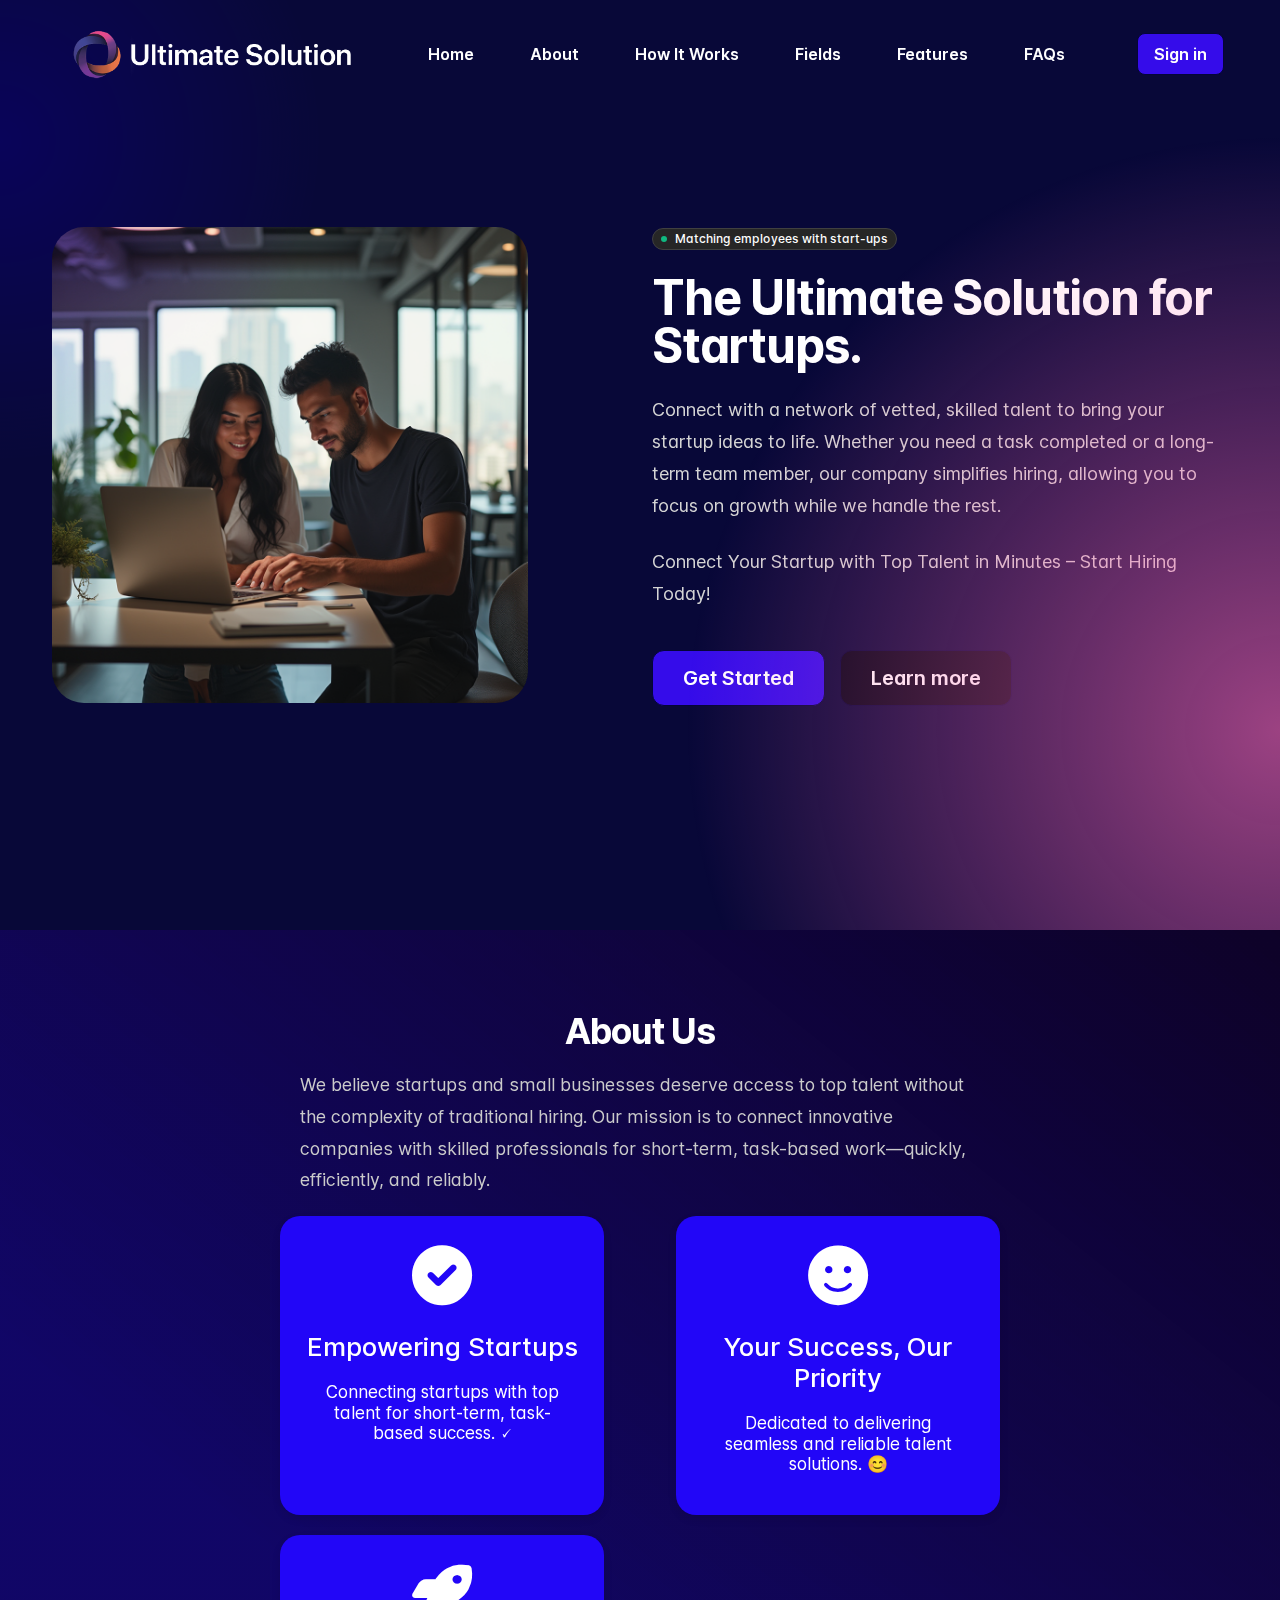
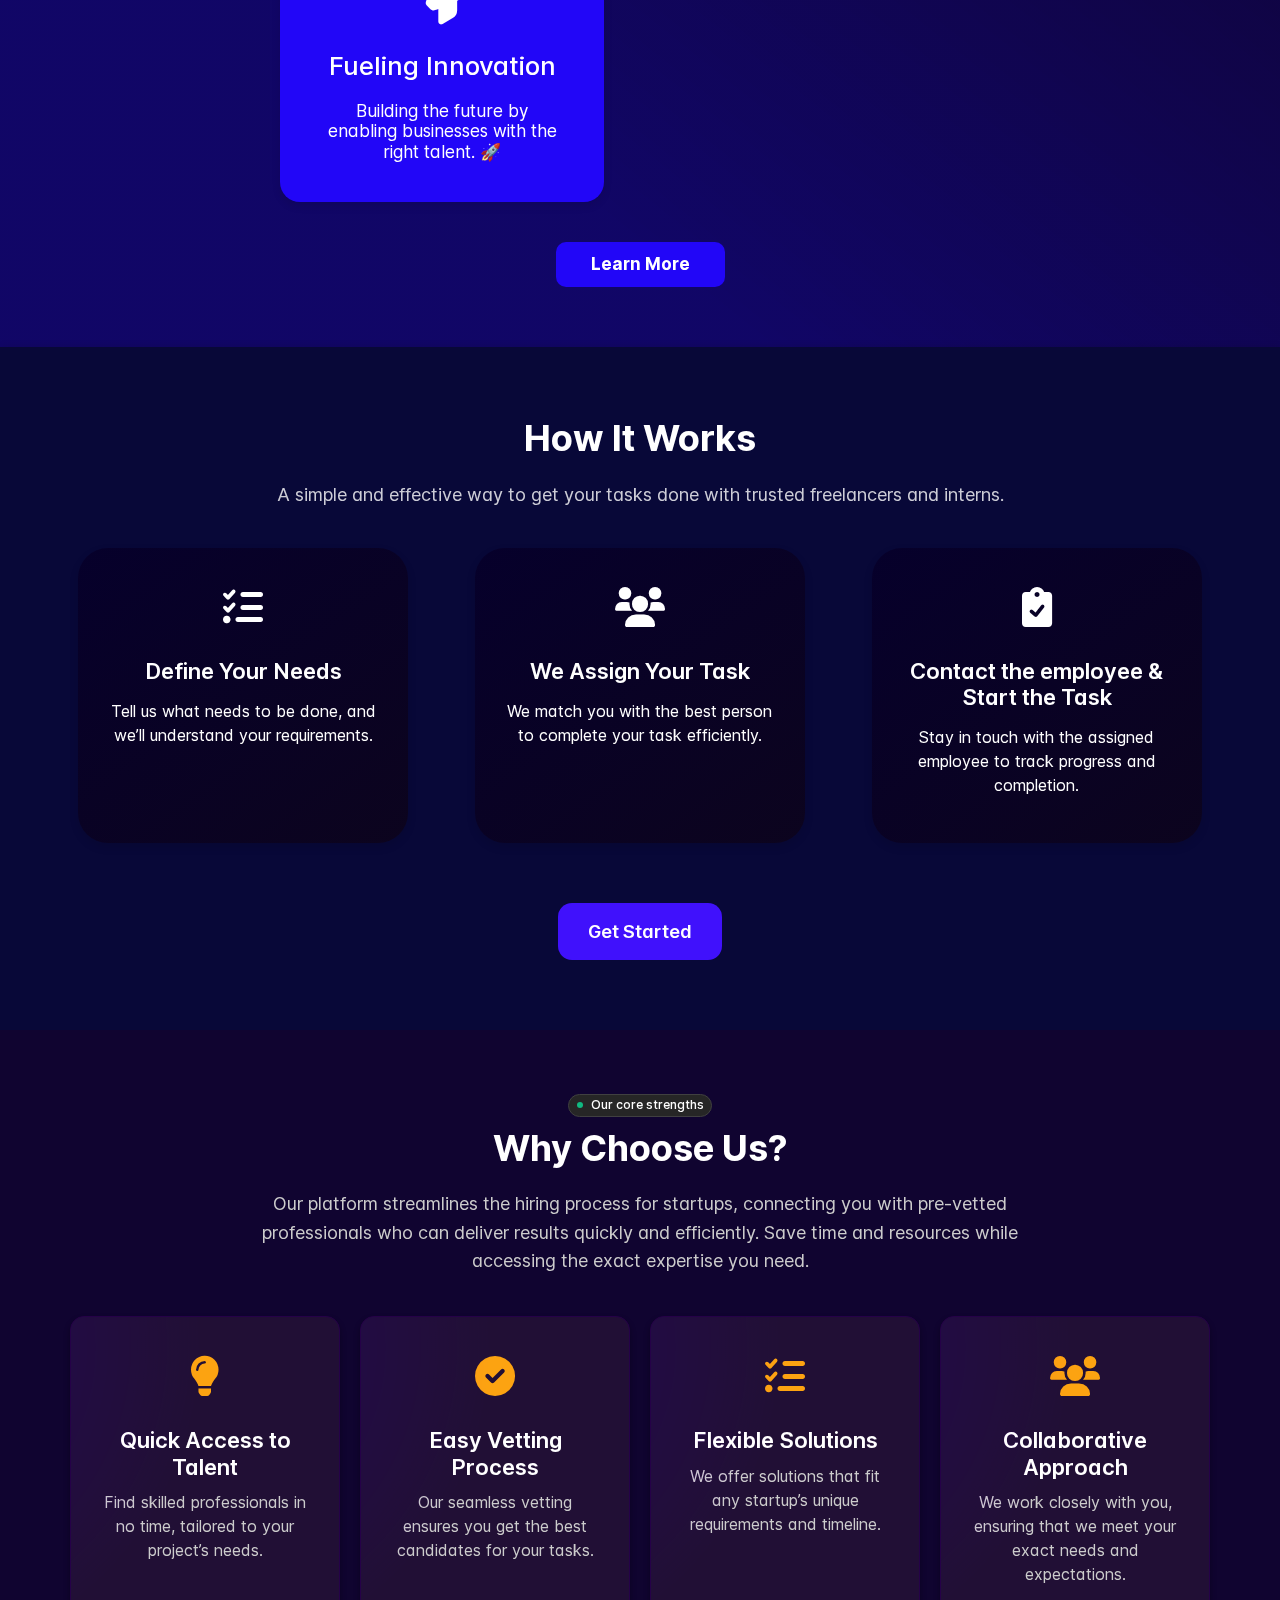
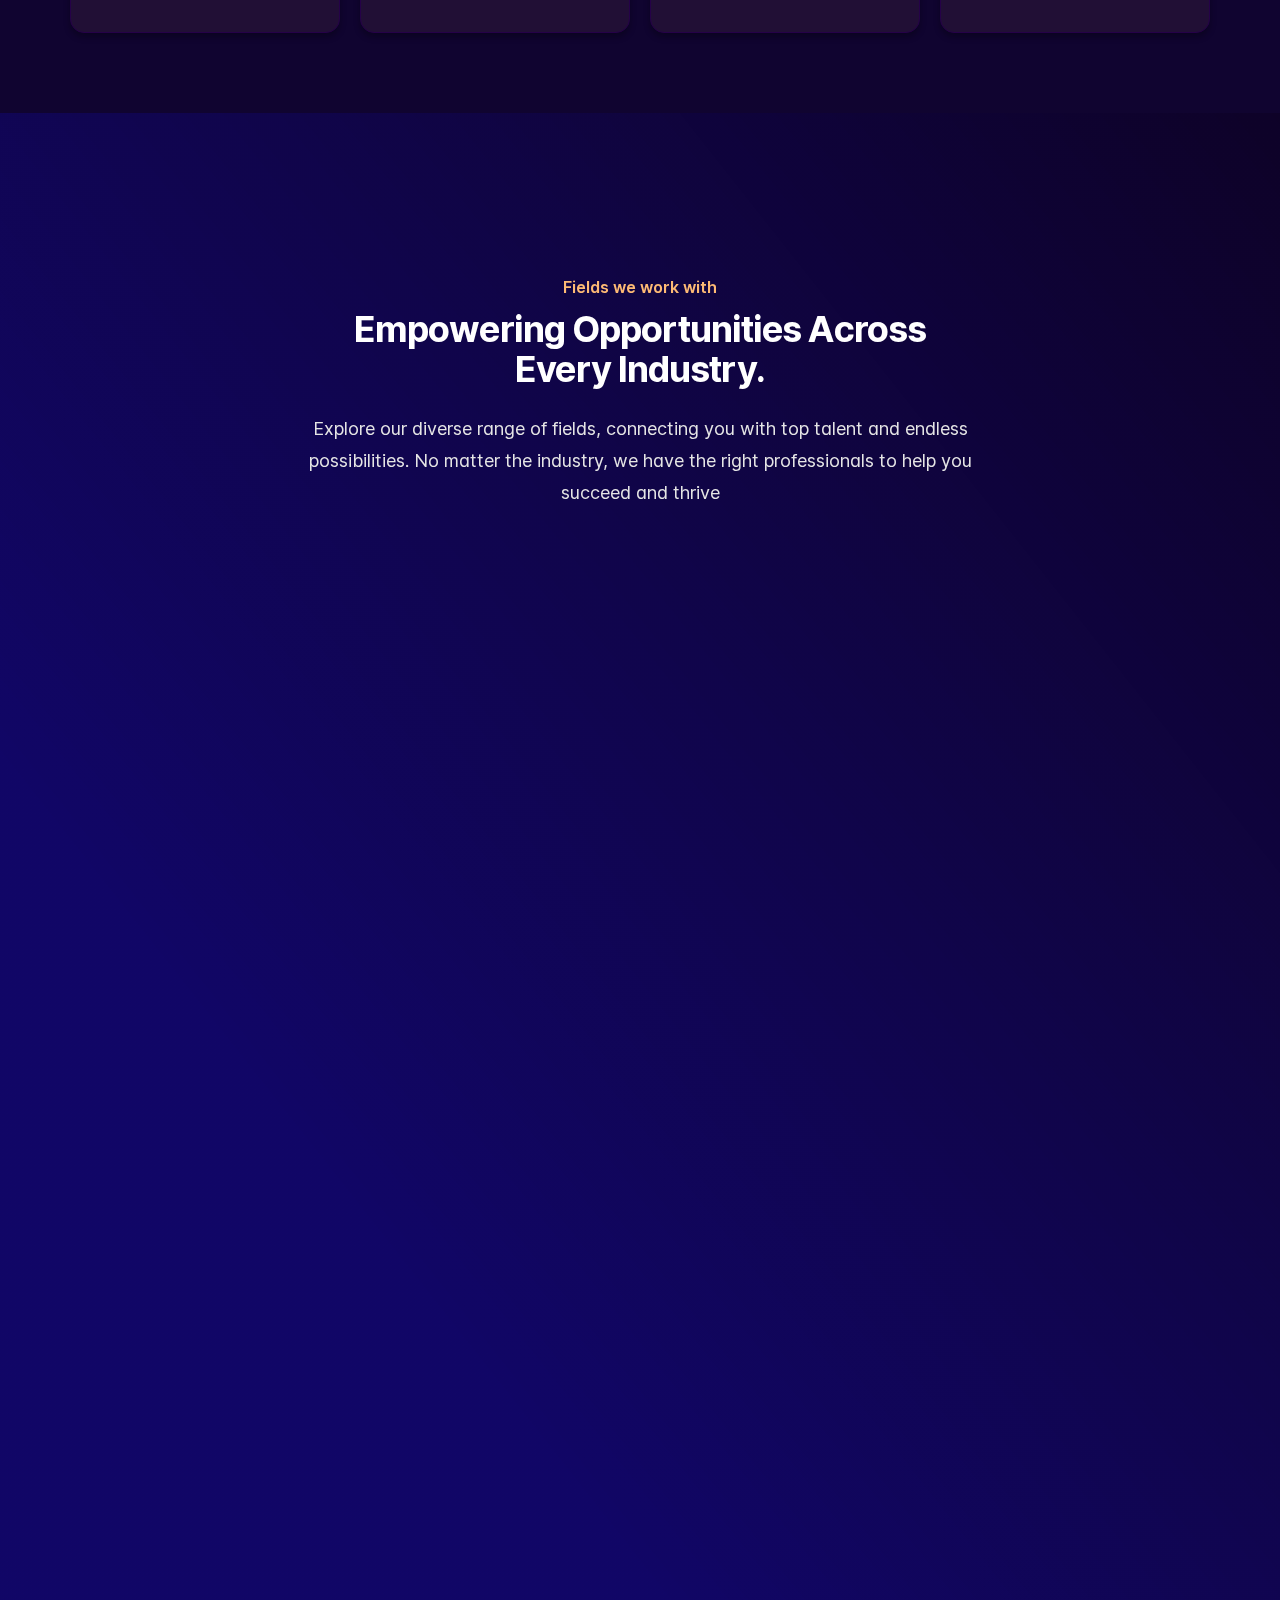
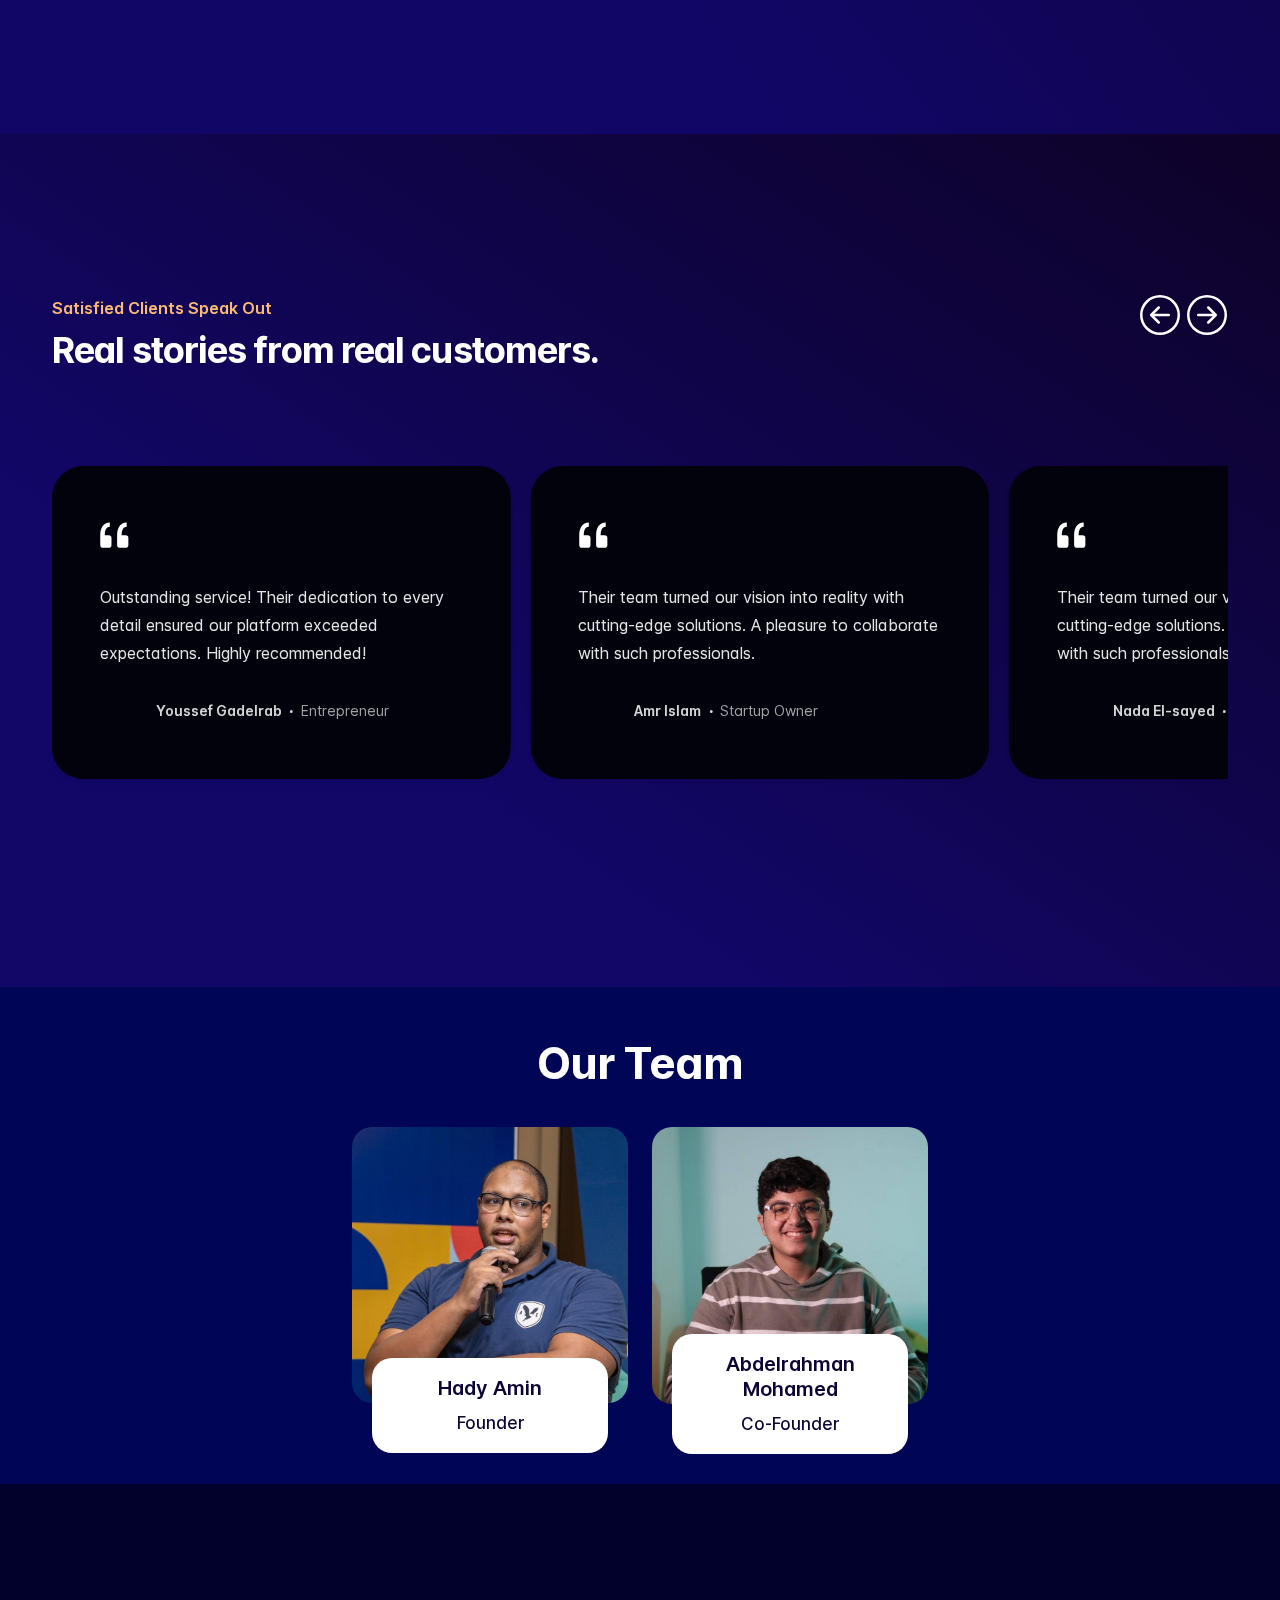
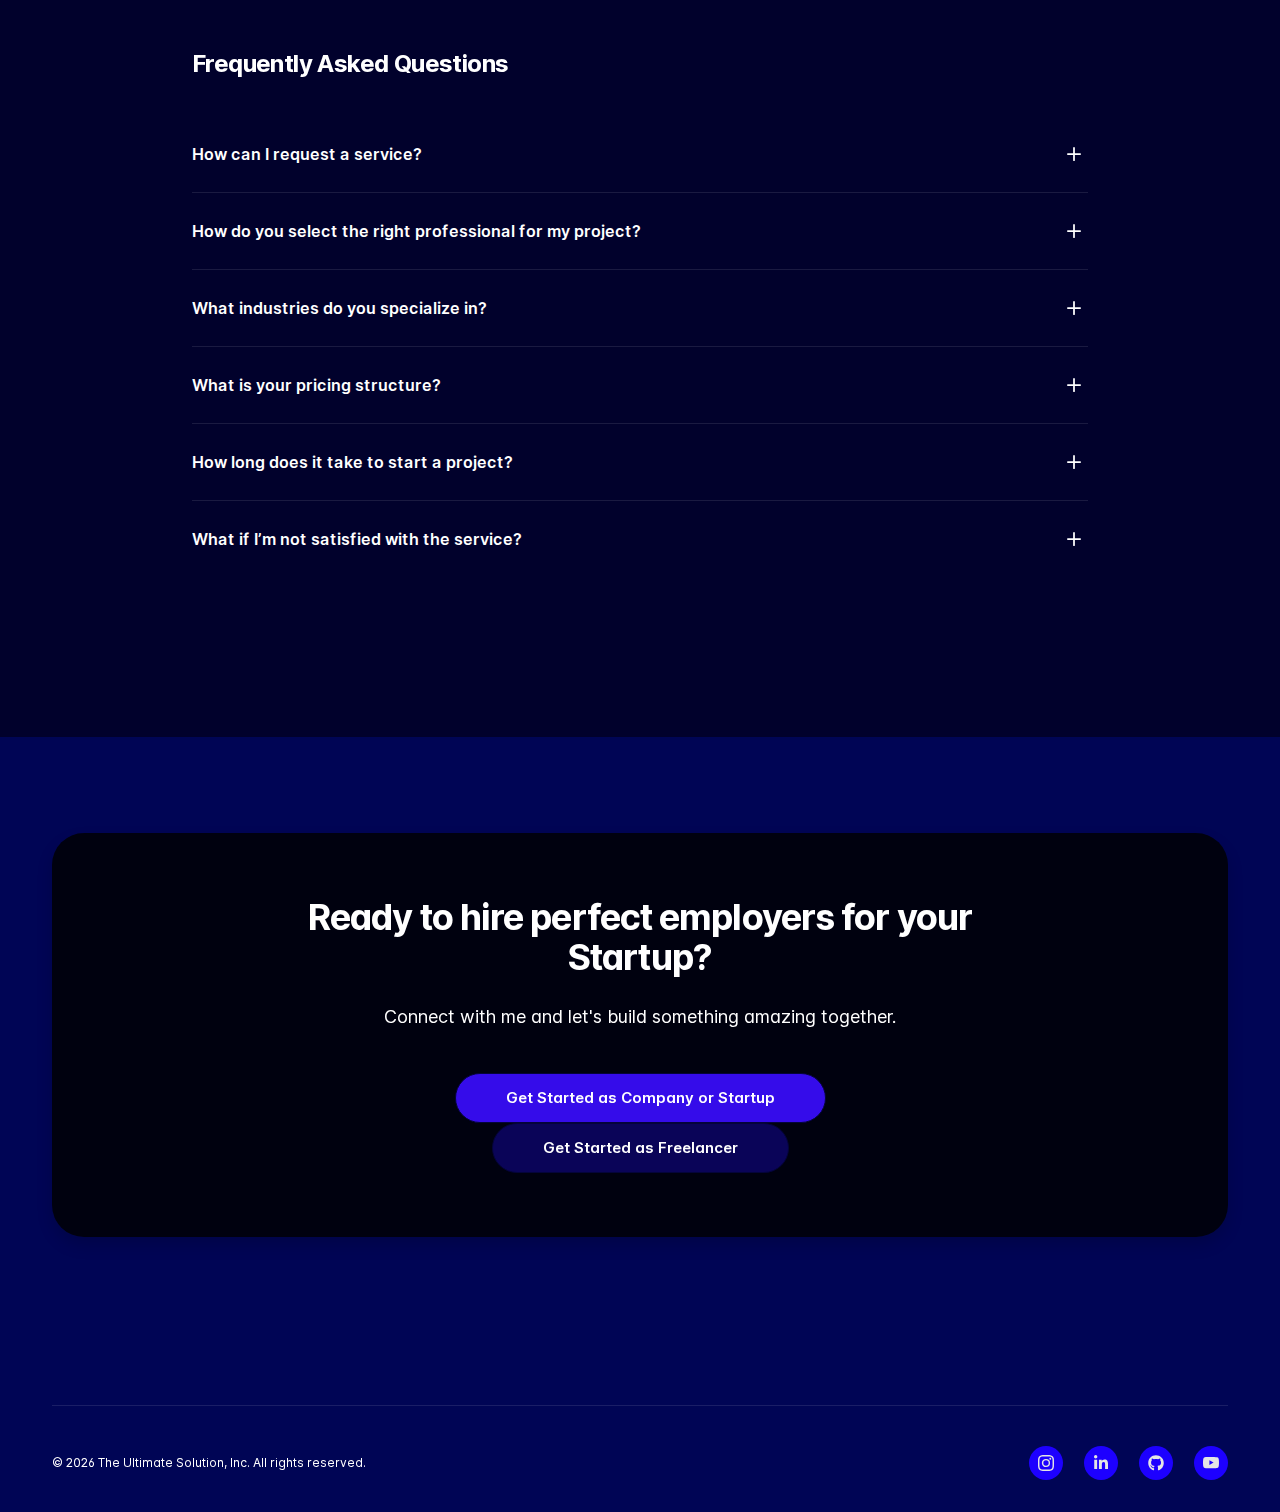
<file: index.html>
<!doctype html>
<html lang="en" dir="ltr" data-bs-theme="dark">
<head>

    <meta charset="utf-8">
    <meta name="viewport" content="width=device-width, initial-scale=1">

    <!-- Updated SEO-friendly title and description -->
    <meta name="description" content="Discover the ultimate solution for startups and employees to thrive together. Boost productivity, streamline operations, and foster innovation with our cutting-edge platform.">
    <meta name="keywords" content="solutions for startups, employee productivity, startup growth, innovative tools for businesses, employee solutions, startup tools, business optimization">
    
    <meta name="author" content="tigmatemplate">
    <meta name="generator" content="Bootstrap">
    <title>The Ultimate Solution for Startups and Employees</title>

    <!-- Favicon and manifest -->
    <link rel="manifest" href="./assets/logo/site.webmanifest">
    <link rel="icon" href="assets/img/icon.png" type="image/png">

    <!-- Hover style for navigation links -->
    <style>
        .nav-link:hover {
            background-color: #100430;
        }
    </style>

    <!-- Stylesheets -->
    <link rel="stylesheet" href="./assets/libraries/glide/css/glide.core.min.css">
    <link rel="stylesheet" href="./assets/libraries/aos/aos.css">
    <link rel="stylesheet" href="./assets/css/main.min.css">
    <link rel="stylesheet" href="./assets/css/style.css">

    <!-- Open Graph Meta Tags for Social Sharing -->
    <meta property="og:title" content="The Ultimate Solution for Startups and Employees">
    <meta property="og:description" content="Join our platform to drive startup success and enhance employee productivity. Transform your business operations with ease.">
    <meta property="og:image" content="./assets/img/websiteImage.png">
    <meta property="og:url" content="https://ultimate-solution.vercel.app/">
    <meta property="og:type" content="website">
    <meta property="og:locale" content="en_US">

    <!-- Twitter Card Meta Tags -->
    <meta name="twitter:card" content="summary_large_image">
    <meta name="twitter:site" content="@yourtwitterhandle">
    <meta name="twitter:title" content="The Ultimate Solution for Startups and Employees">
    <meta name="twitter:description" content="Simplify startup growth and improve employee productivity with our advanced solutions.">
    <meta name="twitter:image" content="https://example.com/assets/img/twitter-image.jpg">

    <!-- Canonical URL -->
    <link rel="canonical" href="https://ultimate-solution.vercel.app/">

    <!-- Font Awesome for icons -->
    <link rel="stylesheet" href="https://cdnjs.cloudflare.com/ajax/libs/font-awesome/6.0.0-beta3/css/all.min.css">

</head>

<body>


    <!-- loader-wrapper -->
    <div class="loader-wrapper">
        <div class="spinner-grow text-primary p-5" role="status">
            <span class="visually-hidden">Loading...</span>
        </div>
    </div>


    <!-- header top -->
    <div class="navigation w-100 rounded-bottom-3 rounded-bottom-sm-4 fixed-top">
        <nav class="navbar navbar-expand-xl px-2" aria-label="Offcanvas navbar large">
            <div class="container px-3 py-2">
                <a class="navbar-brand p-1" href="./index.html">
                    <img class="logo-navbar" src="assets/img/logo.png" alt="logo">
                </a>

                <button class="navbar-toggler collapsed" 
                        type="button" data-bs-toggle="offcanvas" data-bs-target="#offcanvasNavbar2"
                        aria-controls="offcanvasNavbar2" aria-expanded="false" aria-label="Toggle navigation">
                    <span class="toggler-icon top-bar"></span>
                    <span class="toggler-icon middle-bar"></span>
                    <span class="toggler-icon bottom-bar"></span>
                </button>

                <div class="offcanvas offcanvas-bottom rounded-top-5 h-auto" tabindex="-1" id="offcanvasNavbar2" aria-labelledby="offcanvasNavbar2Label">
                    <div class="offcanvas-header px-4 pt-4 pb-4">
                        <h5 class="offcanvas-title m-0" id="offcanvasNavbar2Label">
                            <a class="navbar-brand px-2 py-1" href="javascript:;">
                                <img class="logo-navbar" src="assets/img/logo.png" alt="logo">
                            </a>
                        </h5>
                        <button type="button" class="btn-close text-white" data-bs-dismiss="offcanvas" aria-label="Close"></button>
                    </div>

                    <div class="offcanvas-body">
                        <ul class="navbar-nav align-items-xl-center justify-content-center flex-grow-1 column-gap-4 row-gap-4">
                            <li class="nav-item ms-xl-auto" data-bs-dismiss="offcanvas">
                                <a href="javascript:;" onclick="scrollToSection('#home')"
                                    class="nav-link rounded-3 px-3 text-base fw-semibold leading-6 text-body-emphasis bg-body-secondary-hover">
                                    Home
                                </a>
                            </li>

                            <li class="nav-item" data-bs-dismiss="offcanvas">
                                <a href="#about""
                                    class="nav-link rounded-3 px-3 text-base fw-semibold leading-6 text-body-emphasis bg-body-secondary-hover">
                                    About
                                </a>
                            </li>

                            <li class="nav-item" data-bs-dismiss="offcanvas">
                                <a href="#howitworks"
                                    class="nav-link rounded-3 px-3 text-base fw-semibold leading-6 text-body-emphasis bg-body-secondary-hover">
                                    How It Works
                                </a>
                            </li>
                            <li class="nav-item" data-bs-dismiss="offcanvas">
                                <a href="#services"
                                    class="nav-link rounded-3 px-3 text-base fw-semibold leading-6 text-body-emphasis bg-body-secondary-hover">
                                    Fields
                                </a>
                            </li>

                            <li class="nav-item" data-bs-dismiss="offcanvas">
                                <a href="#features"
                                    class="nav-link rounded-3 px-3 text-base fw-semibold leading-6 text-body-emphasis bg-body-secondary-hover">
                                    Features 
                                </a>
                            </li>

                            <li class="nav-item" data-bs-dismiss="offcanvas">
                                <a href="#faqs"
                                    class="nav-link rounded-3 px-3 text-base fw-semibold leading-6 text-body-emphasis bg-body-secondary-hover">
                                    FAQs
                                </a>
                            </li>

                            <li class="nav-item ms-xl-auto" data-bs-dismiss="offcanvas">
                                <a href="sign.html"
                                    class="btn btn-primary text-white btn-lg rounded-3 px-3 text-base fw-semibold leading-6 w-100">
                                    Sign in
                                </a>
                            </li>
                        </ul>
                    </div>
                </div>
            </div>
        </nav>
    </div>


    <!-- Hero -->
    <div style="background-color: rgb(8, 8, 56);" id="home" class="background d-flex align-items-center position-relative">
        <div class="glow" id="cursor-glow"></div>
        <div class="stable-glow"></div>
        <div class="container">
            <div class="py-8 py-md-9 py-xl-11">
                <div class="row gy-5 align-items-center justify-content-between">
                    <div class="col-12 col-xl-6 text-center text-xl-start order-xl-last">
                        <div class="max-w-2xl mx-auto mx-xl-0 py-5 py-xl-0">
                            <span class="badge border text-body-emphasis d-inline-flex align-items-center justify-content-between gap-2 rounded-pill fw-medium bg-body-tertiary">
                                <svg class="text-success" viewBox="0 0 6 6" aria-hidden="true" fill="currentColor" width="0.375rem" height="0.375rem">
                                    <circle cx="3" cy="3" r="3"></circle>
                                </svg>
                                Matching employees with start-ups
                            </span>

                            <h1 class="m-0 mt-4 text-body-emphasis fw-bold tracking-tight text-5xl" data-aos-delay="0" data-aos="fade" data-aos-duration="1000">
                                The Ultimate Solution for Startups.
                            </h1>
                            <p class="m-0 mt-4 text-lg leading-8 text-body-secondary" data-aos-delay="100" data-aos="fade" data-aos-duration="1000">
                                Connect with a network of vetted, skilled talent to bring your startup ideas to life. Whether you need a task completed or a long-term team member, our company simplifies hiring, allowing you to focus on growth while we handle the rest.
                            </p>
                            <p class="m-0 mt-4 text-lg leading-8 text-body-secondary" data-aos-delay="100" data-aos="fade" data-aos-duration="1000">
                                Connect Your Startup with Top Talent in Minutes – Start Hiring Today! </p>
                            <div class="mt-4 pt-3" data-aos-delay="200" data-aos="fade" data-aos-duration="1000">
                                <a style="border-radius: 12px; padding: 12px 30px;" href="#calltoaction" class="btn btn-lg btn-primary text-white text-lm fw-semibold">
                                    Get Started
                                </a>
                                <a href="#howitworks" style="border-radius: 12px; margin-left: 10px; background-color: #00000093; padding: 12px 30px;" class="btn btn-lg btn-primary text-white text-lm fw-semibold">
                                    Learn more
                                </a>
                            </div>
                        </div>
                    </div>

                    <div class="col-12 col-xl-5" data-aos-delay="0" data-aos="fade" data-aos-duration="1000">
                        <div class="max-w-2xl mx-auto mx-xl-0">
                            <div class="ratio" style="--bs-aspect-ratio: 100%;">
                                <img src="./assets/img/bg/bg1.jpg" class="img-fluid rounded-3 rounded-sm-4 rounded-xl-5" alt="Poeple talking">
                            </div>
                        </div>
                    </div>
                </div>
            </div>
        </div>
    </div>

    <div id="about" class="about-section">
        <img src="assets/img/signup.png" alt="About Us">
        <div class="about-content">
            <h2 class="mt-4 text-body-emphasis fw-bold tracking-tight text-5xl">About Us</h2>
          <p>We believe startups and small businesses deserve access to top talent without the complexity of traditional hiring. Our mission is to connect innovative companies with skilled professionals for short-term, task-based work—quickly, efficiently, and reliably.</p>
          <div class="stats-container">
            <div class="stat-card">
                <i class="fas fa-check-circle"></i> <!-- Icon for tasks completed -->
                <h2 style="font-size: 26px;">Empowering Startups</h2>
                <p style="font-size: 17px;">Connecting startups with top talent for short-term, task-based success. 🗸</p>
              </div>
              <div class="stat-card">
                <i class="fas fa-smile"></i> <!-- Icon for customer satisfaction -->
                <h2 style="font-size: 26px;">Your Success, Our Priority</h2>
                <p style="font-size: 17px;">Dedicated to delivering seamless and reliable talent solutions. 😊</p>
              </div>
              <div class="stat-card">
                <i class="fas fa-rocket"></i>
                <h2 style="font-size: 26px;">Fueling Innovation</h2>
                <p style="font-size: 17px;">Building the future by enabling businesses with the right talent. 🚀</p>
              </div>
          </div>
          <div class="center-button">
            <button onclick="document.getElementById('features').scrollIntoView({ behavior: 'smooth' });">Learn More</button>
          </div>
        </div>
      </div>
      <section id="howitworks" class="how-it-works">
        <div class="second-glow"></div>
        <div class="container">
            <h2 class="section-title">How It Works</h2>
            <p class="intro-text">A simple and effective way to get your tasks done with trusted freelancers and interns.</p>
            <div class="steps">
                <div class="step">
                    <div class="icon"><i class="fas fa-tasks"></i></div>
                    <h3>Define Your Needs</h3>
                    <p>Tell us what needs to be done, and we’ll understand your requirements.</p>
                </div>
                <div class="step">
                    <div class="icon"><i class="fas fa-users"></i></div>
                    <h3>We Assign Your Task</h3>
                    <p>We match you with the best person to complete your task efficiently.</p>
                </div>
                <div class="step">
                    <div class="icon"><i class="fas fa-clipboard-check"></i></div>
                    <h3>Contact the employee & Start the Task</h3>
                    <p>Stay in touch with the assigned employee to track progress and completion.</p>
                </div>
            </div>
            <div class="cta-button">
                <a href="#calltoaction">Get Started</a>
            </div>
        </div>
    </section>
    <section id="features" class="why-choose-us-section">
        <div class="second-glow"></div>
        <div class="container">
          <!-- Subtitle -->
          <span style="margin-bottom: 10px;"  class="badge border text-body-emphasis d-inline-flex align-items-center justify-content-between gap-2 rounded-pill fw-medium bg-body-tertiary">
            <svg class="text-success" viewBox="0 0 6 6" aria-hidden="true" fill="currentColor" width="0.375rem" height="0.375rem">
                <circle cx="3" cy="3" r="3"></circle>
            </svg>
Our core strengths        </span>      
          <!-- Title -->
          <h2 class="section-title">Why Choose Us?</h2>
      
          <!-- Description -->
          <p class="section-description">Our platform streamlines the hiring process for startups, connecting you with pre-vetted professionals who can deliver results quickly and efficiently. Save time and resources while accessing the exact expertise you need.</p>
      
          <!-- Cards Container -->
          <div class="cards-container">
            <div class="card">
                <div class="glow" id="cursor-glow"></div>
              <div class="card-icon">
                <i class="fa fa-lightbulb"></i>
              </div>
              <h3 class="card-title">Quick Access to Talent</h3>
              <p class="card-description">Find skilled professionals in no time, tailored to your project’s needs.</p>
            </div>
            <div class="card">
                <div class="glow" id="cursor-glow"></div>
                <div class="card-icon">
                <i class="fa fa-check-circle"></i>
              </div>
              <h3 class="card-title">Easy Vetting Process</h3>
              <p class="card-description">Our seamless vetting ensures you get the best candidates for your tasks.</p>
            </div>
            <div class="card">
                <div class="glow" id="cursor-glow"></div>
                <div class="card-icon">
                <i class="fa fa-tasks"></i>
              </div>
              <h3 class="card-title">Flexible Solutions</h3>
              <p class="card-description">We offer solutions that fit any startup’s unique requirements and timeline.</p>
            </div>
            <div class="card">
                <div class="glow" id="cursor-glow"></div>
                <div class="card-icon">
                <i class="fa fa-users"></i>
              </div>
              <h3 class="card-title">Collaborative Approach</h3>
              <p class="card-description">We work closely with you, ensuring that we meet your exact needs and expectations.</p>
            </div>
          </div>
        </div>
      
      </section>

    <!-- projects -->
    <!-- <div id="projects" class="overflow-hidden py-7 py-sm-8 py-xl-9 bg-body-tertiary">
        <div class="container">
            <div class="mb-5 mb-sm-6 mb-xl-7">
                <div class="max-w-xl">
                    <h2 class="m-0 mt-2 fw-bold tracking-tight text-body-emphasis text-4xl">
                        Projects
                    </h2>
                </div>
            </div>

            <div class="row gy-5 gx-sm-5 row-cols-1 row-cols-sm-2">
                <div class="col" data-aos-delay="0" data-aos="fade" data-aos-duration="1000">
                    <div class="position-relative pt-4">
                        <div class="ratio ratio-4x3">
                            <img src="./assets/img/bg/bg2.jpg"  class="object-fit-cover rounded-3 rounded-sm-4 rounded-xl-5" alt="tempalte" loading="lazy">
                        </div>
                        <a href="javascript:;" class="mt-4 d-block text-xl fw-medium tracking-tight text-decoration-none text-body-tertiary text-body-emphasis-hover stretched-link">
                            Back-End Systems Development
                        </a>
                    </div>
                </div>

                <div class="col" data-aos-delay="100" data-aos="fade" data-aos-duration="1000">
                    <div class="position-relative pt-4">
                        <div class="ratio ratio-4x3">
                            <img src="./assets/img/bg/bg3.jpg"  class="object-fit-cover rounded-3 rounded-sm-4 rounded-xl-5" alt="tempalte" loading="lazy">
                        </div>
                        <a href="javascript:;" class="mt-4 d-block text-xl fw-medium tracking-tight text-decoration-none text-body-tertiary text-body-emphasis-hover stretched-link">
                            Building Native iOS Apps
                        </a>
                    </div>
                </div>

                <div class="col" data-aos-delay="0" data-aos="fade" data-aos-duration="1000">
                    <div class="position-relative pt-4">
                        <div class="ratio ratio-4x3">
                            <img src="./assets/img/bg/bg4.jpg"  class="object-fit-cover rounded-3 rounded-sm-4 rounded-xl-5" alt="tempalte" loading="lazy">
                        </div>
                        <a href="javascript:;" class="mt-4 d-block text-xl fw-medium tracking-tight text-decoration-none text-body-tertiary text-body-emphasis-hover stretched-link">
                            User Interface Design
                        </a>
                    </div>
                </div>

                <div class="col" data-aos-delay="100" data-aos="fade" data-aos-duration="1000">
                    <div class="position-relative pt-4">
                        <div class="ratio ratio-4x3">
                            <img src="./assets/img/bg/bg5.jpg"  class="object-fit-cover rounded-3 rounded-sm-4 rounded-xl-5" alt="tempalte" loading="lazy">
                        </div>
                        <a href="javascript:;" class="mt-4 d-block text-xl fw-medium tracking-tight text-decoration-none text-body-tertiary text-body-emphasis-hover stretched-link">
                            Database Management
                        </a>
                    </div>
                </div>
            </div>

            <div class="mt-5 mt-sm-6 mt-xl-7 pt-5 d-flex align-items-center justify-content-center column-gap-3">
                <a href="javascript:;" class="btn btn-lg btn-primary text-white text-sm fw-semibold">
                    Show more
                </a>
            </div>
        </div>
    </div> -->


    <!-- services -->
    <div style="background: linear-gradient(to bottom left, rgb(14, 2, 40), rgba(25, 8, 64, 0.632) 70%), rgb(4, 4, 167);" id="services" class="overflow-hidden py-7 py-sm-8 py-xl-9">
        <div class="container">
            <div>
                <div class="mx-auto max-w-2xl text-center">
                    <h2 class="m-0 text-primary-emphasis text-base leading-7 fw-semibold">
                        Fields we work with
                    </h2>
                    <p class="m-0 mt-2 text-body-emphasis text-4xl tracking-tight fw-bold">
                        Empowering Opportunities Across Every Industry.
                    </p>
                    <p class="m-0 mt-4 text-body text-lg leading-8">
                        Explore our diverse range of fields, connecting you with top talent and endless possibilities. No matter the industry, we have the right professionals to help you succeed and thrive
                    </p>
                </div>
            </div>
            <div>
                <div class="row row-cols-1 row-cols-xl-3 gy-5 gx-xl-4 mt-1 justify-content-center justify-content-xl-between">
                    <div class="col pt-5 pt-xl-4">
                        <div class="max-w-xl mx-auto mx-xl-0" data-aos-delay="0" data-aos="fade" data-aos-duration="1000">
                            <div class="ratio" style="--bs-aspect-ratio: 66.66%;">
                                <img src="./assets/img/bg/field1.png" class="object-fit-cover rounded-3 rounded-sm-4 rounded-xl-5" alt="Service image" loading="lazy">
                            </div>

                            <h3 class="m-0 mt-4 text-body-emphasis text-lg leading-6 fw-semibold">
                                Technology & Innovation
                            </h3>

                            <!-- Remove line-clamp-2 if you need more lines or add line-clamp-3 -->
                            <p class="m-0 mt-3 text-body-secondary text-sm leading-6">
                                Software Engineering, Data Science, Cybersecurity, Artificial Intelligence, Cloud Computing, IT Support, Network Engineering, Robotics, Blockchain Development, UI/UX Design, DevOps, IoT Specialist, Technical Writing, IT Project Management, QA Testing, Systems Analysis.
                            </p>
                        </div>
                    </div>
                    
                    <div class="col pt-5 pt-xl-4">
                        <div class="max-w-xl mx-auto mx-xl-0" data-aos-delay="100" data-aos="fade" data-aos-duration="1000">
                            <div class="ratio" style="--bs-aspect-ratio: 66.66%;">
                                <img src="./assets/img/bg/field2.png" class="object-fit-cover rounded-3 rounded-sm-4 rounded-xl-5" alt="Service image" loading="lazy">
                            </div>

                            <h3 class="m-0 mt-4 text-body-emphasis text-lg leading-6 fw-semibold">
                                Business, Finance & Management
                            </h3>

                            <p class="m-0 mt-3 text-body-secondary text-sm leading-6">
                                Financial Analysis, Accounting, Marketing, Sales, Human Resources, Project Management, Business Consulting, Risk Management, Supply Chain Management, Product Management, Market Research, Investment Banking, Operations Management, Public Relations, Entrepreneurship.
                            </p>
                        </div>
                    </div>

                    <div class="col pt-5 pt-xl-4">
                        <div class="max-w-xl mx-auto mx-xl-0" data-aos-delay="200" data-aos="fade" data-aos-duration="1000">
                            <div class="ratio" style="--bs-aspect-ratio: 66.66%;">
                                <img src="./assets/img/bg/field3.png" class="object-fit-cover rounded-3 rounded-sm-4 rounded-xl-5" alt="Service image" loading="lazy">
                            </div>

                            <h3 class="m-0 mt-4 text-body-emphasis text-lg leading-6 fw-semibold">
                                Creative, Media & Design
                            </h3>

                            <!-- Remove line-clamp-2 if you need more lines or add line-clamp-3 -->
                            <p class="m-0 mt-3 text-body-secondary text-sm leading-6">
                                Graphic Design, Content Creation, Video Editing, Animation, Photography, Copywriting, Branding, Illustration, Web Design, Art Direction, Social Media Management, Fashion Design, Industrial Design, Audio Engineering, Scriptwriting, Game Design.
                            </p>
                        </div>
                    </div>
                    <div class="col pt-5 pt-xl-4">
                        <div class="max-w-xl mx-auto mx-xl-0" data-aos-delay="0" data-aos="fade" data-aos-duration="1000">
                            <div class="ratio" style="--bs-aspect-ratio: 66.66%;">
                                <img src="./assets/img/bg/field4.png" class="object-fit-cover rounded-3 rounded-sm-4 rounded-xl-5" alt="Service image" loading="lazy">
                            </div>

                            <h3 class="m-0 mt-4 text-body-emphasis text-lg leading-6 fw-semibold">
                                Education, Training & Development
                            </h3>

                            <!-- Remove line-clamp-2 if you need more lines or add line-clamp-3 -->
                            <p class="m-0 mt-3 text-body-secondary text-sm leading-6">
                                Teaching, Curriculum Development, Corporate Training, Educational Consulting, E-Learning Development, Academic Research, Special Education, Language Instruction, Career Counseling, Instructional Design, Educational Technology, Student Services Coordination.
                            </p>
                        </div>
                    </div>
                    
                    <div class="col pt-5 pt-xl-4">
                        <div class="max-w-xl mx-auto mx-xl-0" data-aos-delay="100" data-aos="fade" data-aos-duration="1000">
                            <div class="ratio" style="--bs-aspect-ratio: 66.66%;">
                                <img src="./assets/img/bg/field5.png" class="object-fit-cover rounded-3 rounded-sm-4 rounded-xl-5" alt="Service image" loading="lazy">
                            </div>

                            <h3 class="m-0 mt-4 text-body-emphasis text-lg leading-6 fw-semibold">
                                Law, Governance & Public Services
                            </h3>

                            <p class="m-0 mt-3 text-body-secondary text-sm leading-6">
                                Corporate Law, Criminal Law, Intellectual Property Law, Policy Analysis, Public Administration, Compliance, Legal Consulting, International Relations, Government Relations, Advocacy, Public Policy, Social Work, Diplomacy, Legislative Assistance.
                            </p>
                        </div>
                    </div>

                    <div class="col pt-5 pt-xl-4">
                        <div class="max-w-xl mx-auto mx-xl-0" data-aos-delay="200" data-aos="fade" data-aos-duration="1000">
                            <div class="ratio" style="--bs-aspect-ratio: 66.66%;">
                                <img src="./assets/img/bg/field6.png" class="object-fit-cover rounded-3 rounded-sm-4 rounded-xl-5" alt="Service image" loading="lazy">
                            </div>

                            <h3 class="m-0 mt-4 text-body-emphasis text-lg leading-6 fw-semibold">
                                Marketing, Sales & Customer Relations
                            </h3>

                            <!-- Remove line-clamp-2 if you need more lines or add line-clamp-3 -->
                            <p class="m-0 mt-3 text-body-secondary text-sm leading-6">
                                Digital Marketing, Brand Management, Content Marketing, SEO Specialist, Social Media Marketing, Sales Management, Account Management, Business Development, Customer Success, Market Research, Advertising, Public Relations, Event Planning, Retail Management, Email Marketing, CRM Specialist.
                            </p>
                        </div>
                    </div>
                </div>
            </div>
        </div>      
    </div>  

    <!--

    <section class="plans__container">
        <div class="plans">
          <div class="plansHero">
            <span style="margin-bottom: 10px;"  class="badge border text-body-emphasis d-inline-flex align-items-center justify-content-between gap-2 rounded-pill fw-medium bg-body-tertiary">
                <svg class="text-success" viewBox="0 0 6 6" aria-hidden="true" fill="currentColor" width="0.375rem" height="0.375rem">
                    <circle cx="3" cy="3" r="3"></circle>
                </svg>
    Our subscriptions        </span>      
              <h2 class="section-title">Pricing Plans</h2>
          </div>
          <div class="planItem__container">
            <div class="planItem planItem--free">
      
              <div class="pricing-card">
                <div class="card__header">
                  <div class="card__icon symbol symbol--rounded"></div>
                  <h2>Free</h2>
                </div>
                <div class="card__desc">Lorem ipsum dolor sit amet, consectetur adipisicing elit, sed do</div>
              </div>
      
              <div class="price">$0<span>/ month</span></div>
      
              <ul class="featureList">
                <li>2 links</li>
                <li>Own analytics platform</li>
                <li class="disabled">Chat support</li>
                <li class="disabled">Mobile application</li>
                <li class="disabled">Unlimited users</li>
              </ul>
      
              <button class="button">Get Started</button>
            </div>
      
            <div class="planItem planItem--pro">
              <div class="pricing-card">
                <div class="card__header">
                  <div class="card__icon symbol"></div>
                  <h2>Pro</h2>
                  <div class="card__label label">Best Value</div>
                </div>
                <div class="card__desc">Ut enim ad minim veniam, quis nostrud exercitation ullamco laboris</div>
              </div>
      
              <div class="price">$18<span>/ month</span></div>
      
              <ul class="featureList">
                <li>2 links</li>
                <li>Own analytics platform</li>
                <li>Chat support</li>
                <li class="disabled">Mobile application</li>
                <li class="disabled">Unlimited users</li>
              </ul>
      
              <button class="button button--pink">Get Started</button>
            </div>
      
            <div class="planItem planItem--entp">
              <div class="card">
                <div class="card__header">
                  <div class="card__icon"></div>
                  <h2>Enterprise</h2>
                </div>
                <div class="card__desc">Nisi ut aliquip ex ea commodo consequat. Duis aute irure dolor</div>
              </div>
      
              <div class="price">Let's Talk</div>
      
              <ul class="featureList">
                <li>2 links</li>
                <li>Own analytics platform</li>
                <li>Chat support</li>
                <li>Mobile application</li>
                <li>Unlimited users</li>
                <li>Customize Panel</li>
              </ul>
      
              <button class="button button--white">Get Started</button>
            </div>
      
          </div>
        </div>
      </section>

    -->


    <!-- Testimonials -->
    <div style="background: linear-gradient(to bottom left, rgb(14, 2, 40), rgba(25, 8, 64, 0.632) 70%), rgb(4, 4, 167);" class="overflow-hidden py-7 py-sm-8 py-xl-9 bg-body-tertiary">
        <div class="container">
            <div class="glide glideLowGap">
                <div class="max-w-2xl mb-5">
                    <h2 class="m-0 text-primary-emphasis text-base leading-7 fw-semibold">
                        Satisfied Clients Speak Out
                    </h2>
                    <div class="m-0 mt-2 text-body-emphasis text-4xl tracking-tight fw-bold">
                        Real stories from real customers.
                    </div>
                </div>
    
                <div class="position-lg-absolute top-0 end-0">
                    <div class="glide__arrows" data-glide-el="controls">
                        <button class="glide__arrow glide__arrow--left btn text-body-emphasis p-0 rounded-circle rtl-flip" data-glide-dir="<">
                            <svg xmlns="http://www.w3.org/2000/svg" width="40" height="40" fill="currentColor" class="bi bi-arrow-left-circle" viewBox="0 0 16 16"> 
                                <path fill-rule="evenodd" d="M1 8a7 7 0 1 0 14 0A7 7 0 0 0 1 8m15 0A8 8 0 1 1 0 8a8 8 0 0 1 16 0m-4.5-.5a.5.5 0 0 1 0 1H5.707l2.147 2.146a.5.5 0 0 1-.708.708l-3-3a.5.5 0 0 1 0-.708l3-3a.5.5 0 1 1 .708.708L5.707 7.5z"/>
                            </svg>
                        </button>
                        <button class="glide__arrow glide__arrow--right btn text-body-emphasis p-0 rounded-circle rtl-flip" data-glide-dir=">">
                            <svg xmlns="http://www.w3.org/2000/svg" width="40" height="40" fill="currentColor" class="bi bi-arrow-right-circle" viewBox="0 0 16 16"> 
                                <path fill-rule="evenodd" d="M1 8a7 7 0 1 0 14 0A7 7 0 0 0 1 8m15 0A8 8 0 1 1 0 8a8 8 0 0 1 16 0M4.5 7.5a.5.5 0 0 0 0 1h5.793l-2.147 2.146a.5.5 0 0 0 .708.708l3-3a.5.5 0 0 0 0-.708l-3-3a.5.5 0 1 0-.708.708L10.293 7.5z"/>
                            </svg>
                        </button>
                    </div>
                </div>
    
                <div class="glide__track" data-glide-el="track">
                    <ul class="glide__slides">
                        <li class="glide__slide h-auto">
                            <div class="h-100 py-5">
                                <div style="background-color: rgb(2 2 13) !important" class="h-100 p-4 p-xl-5 bg-body d-flex flex-column rounded-3 rounded-sm-4 rounded-xl-5 shadow-sm">
                                    <div class="text-body-emphasis">
                                        <svg xmlns="http://www.w3.org/2000/svg" width="45" height="45" fill="currentColor" class="ms-n2 bi bi-quote rtl-flip" viewBox="0 0 16 16"> 
                                            <path d="M12 12a1 1 0 0 0 1-1V8.558a1 1 0 0 0-1-1h-1.388q0-.527.062-1.054.093-.558.31-.992t.559-.683q.34-.279.868-.279V3q-.868 0-1.52.372a3.3 3.3 0 0 0-1.085.992 4.9 4.9 0 0 0-.62 1.458A7.7 7.7 0 0 0 9 7.558V11a1 1 0 0 0 1 1zm-6 0a1 1 0 0 0 1-1V8.558a1 1 0 0 0-1-1H4.612q0-.527.062-1.054.094-.558.31-.992.217-.434.559-.683.34-.279.868-.279V3q-.868 0-1.52.372a3.3 3.3 0 0 0-1.085.992 4.9 4.9 0 0 0-.62 1.458A7.7 7.7 0 0 0 3 7.558V11a1 1 0 0 0 1 1z"/>
                                        </svg>
                                    </div>
                        
                                    <p class="text-body text-base leading-7 my-4">
                                        Outstanding service! Their dedication to every detail ensured our platform exceeded expectations. Highly recommended!
                                    </p>
                                    <div class="d-flex align-items-center column-gap-3 mt-auto">
                                        <img src="https://dummyimage.com/500x500/000/fff" height="40" width="40" class="img-fluid rounded-circle" alt="Client image" loading="lazy">
                                        <div class="d-flex flex-wrap align-items-center text-sm">
                                            <div class="text-body-secondary fw-semibold">Youssef Gadelrab</div>
                                            <svg viewBox="0 0 2 2" width="3" height="3" aria-hidden="true" class="mx-2 text-body-secondary" fill="currentColor">
                                                <circle cx="1" cy="1" r="1" />
                                            </svg>
                                            <div class="text-body-tertiary">Entrepreneur</div>
                                        </div>
                                    </div>
                                </div>
                            </div>
                        </li>
                        <li class="glide__slide h-auto">
                            <div class="h-100 py-5">
                                <div style="background-color: rgb(2 2 13) !important" class="h-100 p-4 p-xl-5 bg-body d-flex flex-column rounded-3 rounded-sm-4 rounded-xl-5 shadow-sm">
                                    <div class="text-body-emphasis">
                                        <svg xmlns="http://www.w3.org/2000/svg" width="45" height="45" fill="currentColor" class="ms-n2 bi bi-quote rtl-flip" viewBox="0 0 16 16"> 
                                            <path d="M12 12a1 1 0 0 0 1-1V8.558a1 1 0 0 0-1-1h-1.388q0-.527.062-1.054.093-.558.31-.992t.559-.683q.34-.279.868-.279V3q-.868 0-1.52.372a3.3 3.3 0 0 0-1.085.992 4.9 4.9 0 0 0-.62 1.458A7.7 7.7 0 0 0 9 7.558V11a1 1 0 0 0 1 1zm-6 0a1 1 0 0 0 1-1V8.558a1 1 0 0 0-1-1H4.612q0-.527.062-1.054.094-.558.31-.992.217-.434.559-.683.34-.279.868-.279V3q-.868 0-1.52.372a3.3 3.3 0 0 0-1.085.992 4.9 4.9 0 0 0-.62 1.458A7.7 7.7 0 0 0 3 7.558V11a1 1 0 0 0 1 1z"/>
                                        </svg>
                                    </div>
                        
                                    <p class="text-body text-base leading-7 my-4">
                                        Their team turned our vision into reality with cutting-edge solutions. A pleasure to collaborate with such professionals.
                                    </p>
                                    <div class="d-flex align-items-center column-gap-3 mt-auto">
                                        <img src="https://dummyimage.com/500x500/000/fff" height="40" width="40" class="img-fluid rounded-circle" alt="Client image" loading="lazy">
                                        <div class="d-flex flex-wrap align-items-center text-sm">
                                            <div class="text-body-secondary fw-semibold">Amr Islam</div>
                                            <svg viewBox="0 0 2 2" width="3" height="3" aria-hidden="true" class="mx-2 text-body-secondary" fill="currentColor">
                                                <circle cx="1" cy="1" r="1" />
                                            </svg>
                                            <div class="text-body-tertiary">Startup Owner</div>
                                        </div>
                                    </div>
                                </div>
                            </div>
                        </li>
                        <li class="glide__slide h-auto">
                            <div class="h-100 py-5">
                                <div style="background-color: rgb(2 2 13) !important" class="h-100 p-4 p-xl-5 bg-body d-flex flex-column rounded-3 rounded-sm-4 rounded-xl-5 shadow-sm">
                                    <div class="text-body-emphasis">
                                        <svg xmlns="http://www.w3.org/2000/svg" width="45" height="45" fill="currentColor" class="ms-n2 bi bi-quote rtl-flip" viewBox="0 0 16 16"> 
                                            <path d="M12 12a1 1 0 0 0 1-1V8.558a1 1 0 0 0-1-1h-1.388q0-.527.062-1.054.093-.558.31-.992t.559-.683q.34-.279.868-.279V3q-.868 0-1.52.372a3.3 3.3 0 0 0-1.085.992 4.9 4.9 0 0 0-.62 1.458A7.7 7.7 0 0 0 9 7.558V11a1 1 0 0 0 1 1zm-6 0a1 1 0 0 0 1-1V8.558a1 1 0 0 0-1-1H4.612q0-.527.062-1.054.094-.558.31-.992.217-.434.559-.683.34-.279.868-.279V3q-.868 0-1.52.372a3.3 3.3 0 0 0-1.085.992 4.9 4.9 0 0 0-.62 1.458A7.7 7.7 0 0 0 3 7.558V11a1 1 0 0 0 1 1z"/>
                                        </svg>
                                    </div>
                        
                                    <p class="text-body text-base leading-7 my-4">
                                        Their team turned our vision into reality with cutting-edge solutions. A pleasure to collaborate with such professionals.
                                    </p>
                                    <div class="d-flex align-items-center column-gap-3 mt-auto">
                                        <img src="https://dummyimage.com/500x500/000/fff" height="40" width="40" class="img-fluid rounded-circle" alt="Client image" loading="lazy">
                                        <div class="d-flex flex-wrap align-items-center text-sm">
                                            <div class="text-body-secondary fw-semibold">Nada El-sayed</div>
                                            <svg viewBox="0 0 2 2" width="3" height="3" aria-hidden="true" class="mx-2 text-body-secondary" fill="currentColor">
                                                <circle cx="1" cy="1" r="1" />
                                            </svg>
                                            <div class="text-body-tertiary">Startup Owner</div>
                                        </div>
                                    </div>
                                </div>
                            </div>
                        </li>
                        <!-- Add more slides here if needed -->
                    </ul>
                </div>
            </div>
        </div>
    </div>
    

    <section>
        <div class="container team-section">
            <h2 style="text-align: center; font-size: 44px; padding-top: 56px" class="m-0 mb-4 text-body-emphasis tracking-tight leading-10 text-2xl fw-bold">Our Team</h2>
            <div class="row d-flex justify-content-center">
                <div class="col-lg-4 col-xl-3 col-md-6">
                    <div class="team-box">
                        <div class="team-img">
                            <img src="./assets/img/team2.jpg" alt="">
                        </div>
                        <div class="team-content">
                            <h4>Hady Amin</h4>
                            <span>Founder</span>
                            <div class="social-media">
                                <a href="https://www.instagram.com/hady_amiin"><i class="fa-brands fa-instagram"></i></a>
                                <a href="https://www.linkedin.com/in/hady-amin/"><i class="fa-brands fa-linkedin"></i></a>
                            </div>
                        </div>
                        
                    </div>
                </div>

                <div class="col-lg-4 col-xl-3 col-md-6">
                    <div class="team-box">
                        <div class="team-img">
                            <img src="./assets/img/team1.jpg" alt="">
                        </div>
                        <div class="team-content taller">
                            <h4>Abdelrahman Mohamed</h4>
                            <span>Co-Founder</span>
                        </div>
                        
                    </div>
                </div>


            </div>
        </div>
    </section>

<!-- FAQs -->
<div style="background-color: rgb(1 1 44);" id="faqs" class="overflow-hidden py-7 py-sm-8 py-xl-9">
    <div class="container">
        <div class="max-w-4xl mx-auto">
            <h2 class="m-0 mb-4 text-body-emphasis tracking-tight leading-10 text-2xl fw-bold">
                Frequently Asked Questions
            </h2>

            <div class="accordion accordion-flush pt-2" id="accordionFlushExample2">
                <!-- FAQ 1 -->
                <div style="background-color: rgb(1 1 44);" class="accordion-item pb-4">
                    <h3 class="accordion-header">
                        <button style="background-color: rgb(1 1 44);" class="accordion-button align-items-start p-0 pt-4 text-body-emphasis leading-7 text-base shadow-none collapsed fw-semibold" type="button" data-bs-toggle="collapse" data-bs-target="#flush-collapseOne" aria-expanded="false" aria-controls="flush-collapseOne">
                            How can I request a service?
                        </button>
                    </h3>
                    <div id="flush-collapseOne" class="accordion-collapse collapse" data-bs-parent="#accordionFlushExample2">
                        <div class="accordion-body p-0 pe-5 mx-0 mb-0 mt-2 text-body-secondary leading-7 text-base">
                            You can request a service by contacting us directly through our email or phone. We’ll discuss your project requirements and match you with the most suitable professional.
                        </div>
                    </div>
                </div>

                <!-- FAQ 2 -->
                <div style="background-color: rgb(1 1 44);" class="accordion-item pb-4">
                    <h3 class="accordion-header">
                        <button style="background-color: rgb(1 1 44);" class="accordion-button align-items-start p-0 pt-4 text-body-emphasis leading-7 text-base shadow-none collapsed fw-semibold" type="button" data-bs-toggle="collapse" data-bs-target="#flush-collapseTwo" aria-expanded="false" aria-controls="flush-collapseTwo">
                            How do you select the right professional for my project?
                        </button>
                    </h3>
                    <div id="flush-collapseTwo" class="accordion-collapse collapse" data-bs-parent="#accordionFlushExample2">
                        <div class="accordion-body p-0 pe-5 mx-0 mb-0 mt-2 text-body-secondary leading-7 text-base">
                            Based on your project details, we personally evaluate and recommend professionals with relevant experience, skills, and proven track records to ensure your needs are met.
                        </div>
                    </div>
                </div>

                <!-- FAQ 3 -->
                <div style="background-color: rgb(1 1 44);" class="accordion-item pb-4">
                    <h3 class="accordion-header">
                        <button style="background-color: rgb(1 1 44);" class="accordion-button align-items-start p-0 pt-4 text-body-emphasis leading-7 text-base shadow-none collapsed fw-semibold" type="button" data-bs-toggle="collapse" data-bs-target="#flush-collapseThree" aria-expanded="false" aria-controls="flush-collapseThree">
                            What industries do you specialize in?
                        </button>
                    </h3>
                    <div id="flush-collapseThree" class="accordion-collapse collapse" data-bs-parent="#accordionFlushExample2">
                        <div class="accordion-body p-0 pe-5 mx-0 mb-0 mt-2 text-body-secondary leading-7 text-base">
                            We focus on industries like Technology, Business, Creative Media, Marketing, and more. However, we are flexible and can cater to unique projects across various fields.
                        </div>
                    </div>
                </div>

                <!-- FAQ 4 -->
                <div style="background-color: rgb(1 1 44);" class="accordion-item pb-4">
                    <h3 class="accordion-header">
                        <button style="background-color: rgb(1 1 44);" class="accordion-button align-items-start p-0 pt-4 text-body-emphasis leading-7 text-base shadow-none collapsed fw-semibold" type="button" data-bs-toggle="collapse" data-bs-target="#flush-collapseFour" aria-expanded="false" aria-controls="flush-collapseFour">
                            What is your pricing structure?
                        </button>
                    </h3>
                    <div id="flush-collapseFour" class="accordion-collapse collapse" data-bs-parent="#accordionFlushExample2">
                        <div class="accordion-body p-0 pe-5 mx-0 mb-0 mt-2 text-body-secondary leading-7 text-base">
                            Our pricing is flexible and depends on the complexity and duration of the project. Contact us for a personalized quote tailored to your specific needs.
                        </div>
                    </div>
                </div>

                <!-- FAQ 5 -->
                <div style="background-color: rgb(1 1 44);" class="accordion-item pb-4">
                    <h3 class="accordion-header">
                        <button style="background-color: rgb(1 1 44);" class="accordion-button align-items-start p-0 pt-4 text-body-emphasis leading-7 text-base shadow-none collapsed fw-semibold" type="button" data-bs-toggle="collapse" data-bs-target="#flush-collapseFive" aria-expanded="false" aria-controls="flush-collapseFive">
                            How long does it take to start a project?
                        </button>
                    </h3>
                    <div id="flush-collapseFive" class="accordion-collapse collapse" data-bs-parent="#accordionFlushExample2">
                        <div class="accordion-body p-0 pe-5 mx-0 mb-0 mt-2 text-body-secondary leading-7 text-base">
                            Once we have all the necessary details, we aim to match you with a professional and start your project within a few days.
                        </div>
                    </div>
                </div>

                <!-- FAQ 6 -->
                <div style="background-color: rgb(1 1 44);" class="accordion-item pb-4">
                    <h3 class="accordion-header">
                        <button style="background-color: rgb(1 1 44);" class="accordion-button align-items-start p-0 pt-4 text-body-emphasis leading-7 text-base shadow-none collapsed fw-semibold" type="button" data-bs-toggle="collapse" data-bs-target="#flush-collapseSix" aria-expanded="false" aria-controls="flush-collapseSix">
                            What if I’m not satisfied with the service?
                        </button>
                    </h3>
                    <div id="flush-collapseSix" class="accordion-collapse collapse" data-bs-parent="#accordionFlushExample2">
                        <div class="accordion-body p-0 pe-5 mx-0 mb-0 mt-2 text-body-secondary leading-7 text-base">
                            Your satisfaction is our priority. If you encounter any issues, we will work closely with you to resolve them or find an alternative solution to meet your expectations.
                        </div>
                    </div>
                </div>
            </div>
        </div>
    </div>
</div>

    

    <!-- Call to action -->
    <div id="calltoaction" class="pb-9 pt-7">
        <div class="container">
            <div class="py-6 position-relative text-white rounded-3 rounded-sm-4 rounded-xl-5 shadow">
                <img src="./assets/img/bg/bg10.png" class="position-absolute z-n1 top-0 h-100 w-100 object-fit-cover rounded-3 rounded-sm-4 rounded-xl-5" loading="lazy" alt="Meeting">

                <div class="position-absolute z-n1 top-0 h-100 w-100 bg-dark rounded-3 rounded-sm-4 rounded-xl-5"
                    style="opacity: 0.85; mix-blend-mode: multiply; filter: contrast(1.15) brightness(0.85);">
                </div>

                <div class="px-6">
                    <div class="mx-auto max-w-2xl">
                        <h2 class="m-0 tracking-tight text-4xl fw-bold text-center">
                            Ready to hire perfect employers for your Startup?
                        </h2>
                        <p class="m-0 mt-4 text-lg leading-8 text-center">
                            Connect with me and let's build something amazing together.
                        </p>
                        <div class="mt-4 pt-3 text-center">
                            <a style="padding: 14px 50px; border-radius: 50px; font-size: 15px" href="https://forms.gle/gi3cB4xJ4jfcw9nj9" class="btn btn-lg btn-primary text-white text-sm fw-semibold">
                                Get Started as Company or Startup
                            </a>
                            <a style="padding: 14px 50px; border-radius: 50px; font-size: 15px; background-color: #0a0458" href="https://forms.gle/dCDAZkj9CNgrfsgR9" class="btn btn-lg btn-primary text-white text-sm fw-semibold">
                                Get Started as Freelancer
                            </a>
                        </div>

                    </div>
                </div>
            </div>
        </div>
    </div>


    <div class="container">
        <hr class="my-2 text-body-emphasis opacity-10">
    </div>


    <footer  class="container py-4">
        <div class="d-flex flex-column flex-md-row gap-4 justify-content-md-between align-items-md-center">
            <p style="color: white !important;" class="text-body-tertiary text-xs leading-5 mb-0">
                © 
                <span class="current-year"></span>
                The Ultimate Solution, Inc. All rights reserved.
            </p>

            <div class="order-first order-md-last">
                <!-- intagram icon -->
                <a style="background-color: rgb(29 0 255) !important" href="javascript:;"
                    class="btn bg-body-secondary text-body social my-2 p-2 me-3 rounded-circle"
                    >
                    <span class="d-flex justify-content-center align-items-center">
                        <svg xmlns="http://www.w3.org/2000/svg" width="16" height="16" fill="currentColor" viewBox="0 0 16 16">
                                <path d="M8 0C5.829 0 5.556.01 4.703.048 3.85.088 3.269.222 2.76.42a3.917 3.917 0 0 0-1.417.923A3.927 3.927 0 0 0 .42 2.76C.222 3.268.087 3.85.048 4.7.01 5.555 0 5.827 0 8.001c0 2.172.01 2.444.048 3.297.04.852.174 1.433.372 1.942.205.526.478.972.923 1.417.444.445.89.719 1.416.923.51.198 1.09.333 1.942.372C5.555 15.99 5.827 16 8 16s2.444-.01 3.298-.048c.851-.04 1.434-.174 1.943-.372a3.916 3.916 0 0 0 1.416-.923c.445-.445.718-.891.923-1.417.197-.509.332-1.09.372-1.942C15.99 10.445 16 10.173 16 8s-.01-2.445-.048-3.299c-.04-.851-.175-1.433-.372-1.941a3.926 3.926 0 0 0-.923-1.417A3.911 3.911 0 0 0 13.24.42c-.51-.198-1.092-.333-1.943-.372C10.443.01 10.172 0 7.998 0h.003zm-.717 1.442h.718c2.136 0 2.389.007 3.232.046.78.035 1.204.166 1.486.275.373.145.64.319.92.599.28.28.453.546.598.92.11.281.24.705.275 1.485.039.843.047 1.096.047 3.231s-.008 2.389-.047 3.232c-.035.78-.166 1.203-.275 1.485a2.47 2.47 0 0 1-.599.919c-.28.28-.546.453-.92.598-.28.11-.704.24-1.485.276-.843.038-1.096.047-3.232.047s-2.39-.009-3.233-.047c-.78-.036-1.203-.166-1.485-.276a2.478 2.478 0 0 1-.92-.598 2.48 2.48 0 0 1-.6-.92c-.109-.281-.24-.705-.275-1.485-.038-.843-.046-1.096-.046-3.233 0-2.136.008-2.388.046-3.231.036-.78.166-1.204.276-1.486.145-.373.319-.64.599-.92.28-.28.546-.453.92-.598.282-.11.705-.24 1.485-.276.738-.034 1.024-.044 2.515-.045v.002zm4.988 1.328a.96.96 0 1 0 0 1.92.96.96 0 0 0 0-1.92zm-4.27 1.122a4.109 4.109 0 1 0 0 8.217 4.109 4.109 0 0 0 0-8.217zm0 1.441a2.667 2.667 0 1 1 0 5.334 2.667 2.667 0 0 1 0-5.334z"/>
                          </svg>
                    </span>
                </a>

                <!-- linkedIn icon -->
                <a style="background-color: rgb(29 0 255) !important" href="https://www.linkedin.com/company/the-ultimate-solution-for-startups"
                    class="btn bg-body-secondary text-body social my-2 p-2 me-3 rounded-circle"
                    >
                    <span class="d-flex justify-content-center align-items-center">
                        <svg xmlns="http://www.w3.org/2000/svg" width="16" height="16" fill="currentColor" viewBox="0 0 448 512">
                            <path d="M100.28 448H7.4V148.9h92.88zM53.79 108.1C24.09 108.1 0 83.5 0 53.8a53.79 53.79 0 0 1 107.58 0c0 29.7-24.1 54.3-53.79 54.3zM447.9 448h-92.68V302.4c0-34.7-.7-79.2-48.29-79.2-48.29 0-55.69 37.7-55.69 76.7V448h-92.78V148.9h89.08v40.8h1.3c12.4-23.5 42.69-48.3 87.88-48.3 94 0 111.28 61.9 111.28 142.3V448z"/>
                        </svg>
                    </span>
                </a>

                <!-- github icon -->
                <a style="background-color: rgb(29 0 255) !important" href="javascript:;"
                    class="btn bg-body-secondary text-body social my-2 p-2 me-3 rounded-circle"
                    >
                    <span class="d-flex justify-content-center align-items-center">
                        <svg xmlns="http://www.w3.org/2000/svg" width="16" height="16" fill="currentColor" viewBox="0 0 496 512">
                            <path d="M165.9 397.4c0 2-2.3 3.6-5.2 3.6-3.3.3-5.6-1.3-5.6-3.6 0-2 2.3-3.6 5.2-3.6 3-.3 5.6 1.3 5.6 3.6zm-31.1-4.5c-.7 2 1.3 4.3 4.3 4.9 2.6 1 5.6 0 6.2-2s-1.3-4.3-4.3-5.2c-2.6-.7-5.5.3-6.2 2.3zm44.2-1.7c-2.9.7-4.9 2.6-4.6 4.9.3 2 2.9 3.3 5.9 2.6 2.9-.7 4.9-2.6 4.6-4.6-.3-1.9-3-3.2-5.9-2.9zM244.8 8C106.1 8 0 113.3 0 252c0 110.9 69.8 205.8 169.5 239.2 12.8 2.3 17.3-5.6 17.3-12.1 0-6.2-.3-40.4-.3-61.4 0 0-70 15-84.7-29.8 0 0-11.4-29.1-27.8-36.6 0 0-22.9-15.7 1.6-15.4 0 0 24.9 2 38.6 25.8 21.9 38.6 58.6 27.5 72.9 20.9 2.3-16 8.8-27.1 16-33.7-55.9-6.2-112.3-14.3-112.3-110.5 0-27.5 7.6-41.3 23.6-58.9-2.6-6.5-11.1-33.3 2.6-67.9 20.9-6.5 69 27 69 27 20-5.6 41.5-8.5 62.8-8.5s42.8 2.9 62.8 8.5c0 0 48.1-33.6 69-27 13.7 34.7 5.2 61.4 2.6 67.9 16 17.7 25.8 31.5 25.8 58.9 0 96.5-58.9 104.2-114.8 110.5 9.2 7.9 17 22.9 17 46.4 0 33.7-.3 75.4-.3 83.6 0 6.5 4.6 14.4 17.3 12.1C428.2 457.8 496 362.9 496 252 496 113.3 383.5 8 244.8 8zM97.2 352.9c-1.3 1-1 3.3.7 5.2 1.6 1.6 3.9 2.3 5.2 1 1.3-1 1-3.3-.7-5.2-1.6-1.6-3.9-2.3-5.2-1zm-10.8-8.1c-.7 1.3.3 2.9 2.3 3.9 1.6 1 3.6.7 4.3-.7.7-1.3-.3-2.9-2.3-3.9-2-.6-3.6-.3-4.3.7zm32.4 35.6c-1.6 1.3-1 4.3 1.3 6.2 2.3 2.3 5.2 2.6 6.5 1 1.3-1.3.7-4.3-1.3-6.2-2.2-2.3-5.2-2.6-6.5-1zm-11.4-14.7c-1.6 1-1.6 3.6 0 5.9 1.6 2.3 4.3 3.3 5.6 2.3 1.6-1.3 1.6-3.9 0-6.2-1.4-2.3-4-3.3-5.6-2z"/>
                        </svg>
                    </span>
                </a>

                <!-- youtube icon -->
                <a style="background-color: rgb(29 0 255) !important" href="javascript:;"
                    class="btn bg-body-secondary text-body social my-2 p-2 rounded-circle"
                    >
                    <span class="d-flex justify-content-center align-items-center">
                        <svg xmlns="http://www.w3.org/2000/svg" width="16" height="16" fill="currentColor" viewBox="0 0 16 16">
                            <path d="M8.051 1.999h.089c.822.003 4.987.033 6.11.335a2.01 2.01 0 0 1 1.415 1.42c.101.38.172.883.22 1.402l.01.104.022.26.008.104c.065.914.073 1.77.074 1.957v.075c-.001.194-.01 1.108-.082 2.06l-.008.105-.009.104c-.05.572-.124 1.14-.235 1.558a2.007 2.007 0 0 1-1.415 1.42c-1.16.312-5.569.334-6.18.335h-.142c-.309 0-1.587-.006-2.927-.052l-.17-.006-.087-.004-.171-.007-.171-.007c-1.11-.049-2.167-.128-2.654-.26a2.007 2.007 0 0 1-1.415-1.419c-.111-.417-.185-.986-.235-1.558L.09 9.82l-.008-.104A31.4 31.4 0 0 1 0 7.68v-.123c.002-.215.01-.958.064-1.778l.007-.103.003-.052.008-.104.022-.26.01-.104c.048-.519.119-1.023.22-1.402a2.007 2.007 0 0 1 1.415-1.42c.487-.13 1.544-.21 2.654-.26l.17-.007.172-.006.086-.003.171-.007A99.788 99.788 0 0 1 7.858 2h.193zM6.4 5.209v4.818l4.157-2.408L6.4 5.209z"/>
                        </svg>
                    </span>
                </a>
            </div>
        </div>
    </footer>

    <!-- Back to top button -->
    <button type="button" class="btn btn-primary btn-back-to-top rounded-circle justify-content-center align-items-center p-2 text-white">
        <svg xmlns="http://www.w3.org/2000/svg" width="30" height="30" fill="currentColor" class="bi bi-arrow-up-short" viewBox="0 0 16 16"> <path fill-rule="evenodd" d="M8 12a.5.5 0 0 0 .5-.5V5.707l2.146 2.147a.5.5 0 0 0 .708-.708l-3-3a.5.5 0 0 0-.708 0l-3 3a.5.5 0 1 0 .708.708L7.5 5.707V11.5a.5.5 0 0 0 .5.5"/> </svg>
    </button>


	
	<!-- Bootstrap JavaScript: Bundle with Popper -->
	<script src="./assets/libraries/bootstrap/js/bootstrap.bundle.min.js"></script>
    <script src="./assets/libraries/glide/glide.min.js"></script>
	<script src="./assets/libraries/aos/aos.js"></script>
	<script src="./assets/js/scripts.js"></script>
    <script>
        const counters = document.querySelectorAll('.counter');
        counters.forEach(counter => {
          counter.innerText = '0';
          const updateCounter = () => {
            const target = +counter.getAttribute('data-target');
            const c = +counter.innerText;
            const increment = target / 200;
            if (c < target) {
              counter.innerText = `${Math.ceil(c + increment)}`;
              setTimeout(updateCounter, 10);
            } else {
              counter.innerText = target;
            }
          };
          updateCounter();
        });
    </script>

</body>
</html>
</file>
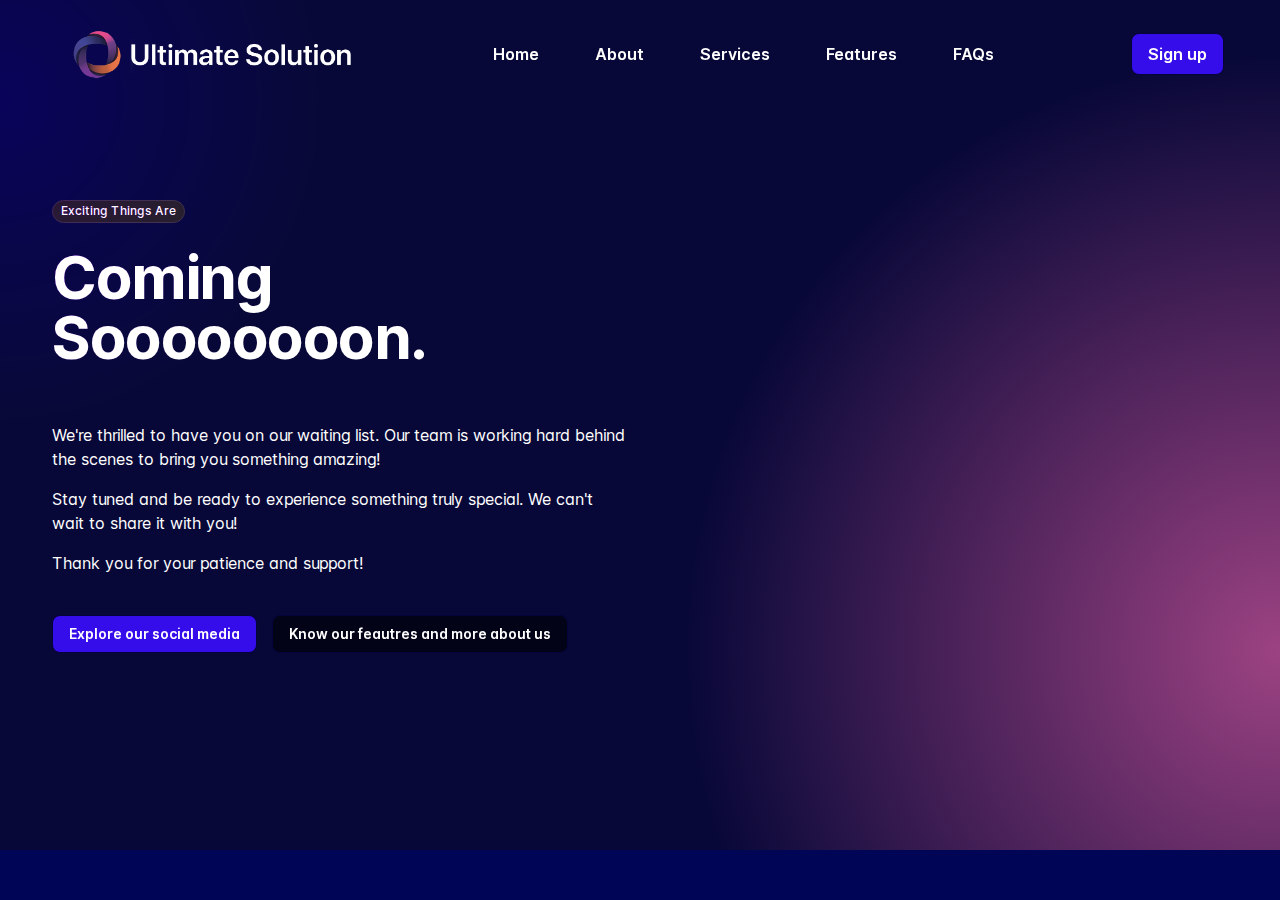
<file: home.html>
<!doctype html>
<html lang="en" dir="ltr" data-bs-theme="dark">
<head>

    <meta charset="utf-8">
    <meta name="viewport" content="width=device-width, initial-scale=1">

    <!-- Update the 'content' attribute to reflect the actual content description -->
    <meta name="description" content="your_description_goes_here">

    <!-- Modify the 'content' attribute to include appropriate keywords -->
    <meta name="keywords" content="your_keywords_goes_here">

    <meta name="author" content="tigmatemplate">
    <meta name="generator" content="Bootstrap">

    <!-- Change the text within the <title> tag to match the webpage's content -->
    <title>Coming Soon</title>

    <!-- 
        Set the website's favicon and Apple touch icon using the files in the assets/logo folder. You can change these files to your own icons by replacing them with the same names and sizes.

        Be careful if you change the site.webmanifest file, as you need to update the src attribute of the icons array to match the new path of your icon files. Otherwise, your icons may not display correctly on some devices. 
    -->

    <link rel="manifest" href="./assets/logo/site.webmanifest">
    <style>
        .nav-link:hover{
            background-color: #100430;
          }
        
    </style>
    <!-- Stylesheets -->
    <link rel="stylesheet" href="./assets/libraries/glide/css/glide.core.min.css">
    <link rel="stylesheet" href="./assets/libraries/aos/aos.css">
    <link rel="stylesheet" href="./assets/css/main.min.css">
    <link rel="stylesheet" href="./assets/css/style.css">

    <!-- Open Graph Meta Tags for Social Sharing -->
    <!-- Update the 'title' and 'description' content below to enhance social sharing -->
    <meta property="og:title" content="your_title_goes_here">
    <meta property="og:description" content="your_description_goes_here">
    <!-- Update with actual absolute image URL like: https://example.com/main.jpg -->
    <meta property="og:image" content="your_absolute_image_url_goes_here">
    <!-- Update with the absolute URL of the content like: https://example.com/index.html -->
    <meta property="og:url" content="your_absolute_content_url_goes_here">
    <!-- Update with the type of object you’re sharing. (e.g., article, website, etc.) -->
    <meta property="og:type" content="website">
    <!-- Defines the content language -->
    <meta property="og:locale" content="en_US">

    
    <!-- X/Twitter Card Meta Tags for Social Sharing -->
    <meta name="twitter:card" content="summary_large_image">
    <!-- Update with your X/Twitter handle -->
    <meta name="twitter:site" content="@yourtwitterhandle"> 
    <!-- Update the 'title' and 'description' content below to enhance social sharing -->
    <meta name="twitter:title" content="your_title_goes_here"> 
    <meta name="twitter:description" content="your_description_goes_here">
    <!-- Update with actual absolute image URL like: https://example.com/main.jpg -->
    <meta name="twitter:image" content="your_absolute_image_url_goes_here"> 
    
    <!-- 
        The following line specifies the canonical URL for this page.
        Replace your_canonical_url_goes_here with the actual canonical URL if needed like: https://example.com/index.html
        Or just remove it!!!!
    -->
    <link rel="canonical" href="your_canonical_url_goes_here">
    <link rel="stylesheet" href="https://cdnjs.cloudflare.com/ajax/libs/font-awesome/6.0.0-beta3/css/all.min.css">
    <link rel="icon" href="assets/img/icon.png" type="image/png">

</head>
<body>


    <!-- loader-wrapper -->
    <div class="loader-wrapper">
        <div class="spinner-grow text-primary p-5" role="status">
            <span class="visually-hidden">Loading...</span>
        </div>
    </div>


    <!-- header top -->
    <div class="navigation position-absolute w-100 rounded-bottom-3 rounded-bottom-sm-4">
        <nav class="navbar navbar-expand-xl px-2" aria-label="Offcanvas navbar large">
            <div class="container px-3 py-2">
                <a class="navbar-brand p-1" href="./index.html">
                    <img class="logo-navbar" src="assets/img/logo.png" alt="logo">
                </a>

                <button class="navbar-toggler collapsed" 
                        type="button" data-bs-toggle="offcanvas" data-bs-target="#offcanvasNavbar2"
                        aria-controls="offcanvasNavbar2" aria-expanded="false" aria-label="Toggle navigation">
                    <span class="toggler-icon top-bar"></span>
                    <span class="toggler-icon middle-bar"></span>
                    <span class="toggler-icon bottom-bar"></span>
                </button>

                <div class="offcanvas offcanvas-bottom rounded-top-5 h-auto" tabindex="-1" id="offcanvasNavbar2" aria-labelledby="offcanvasNavbar2Label">
                    <div class="offcanvas-header px-4 pt-4 pb-4">
                        <h5 class="offcanvas-title m-0" id="offcanvasNavbar2Label">
                            <a class="navbar-brand px-2 py-1" href="javascript:;">
                                <!-- <img src="./assets/logo/logo.png" height="32" alt="logo"> -->
                                <strong class="text-body-emphasis fw-bolder fst-italic"> Ultimate Solution </strong>
                            </a>
                        </h5>
                        <button type="button" class="btn-close text-white" data-bs-dismiss="offcanvas" aria-label="Close"></button>
                    </div>

                    <div class="offcanvas-body">
                        <ul class="navbar-nav align-items-xl-center justify-content-center flex-grow-1 column-gap-4 row-gap-4">
                            <li class="nav-item ms-xl-auto" data-bs-dismiss="offcanvas">
                                <a href="index.html#home"
                                    class="nav-link rounded-3 px-3 text-base fw-semibold leading-6 text-body-emphasis bg-body-secondary-hover">
                                    Home
                                </a>
                            </li>

                            <li class="nav-item" data-bs-dismiss="offcanvas">
                                <a href="index.html#projects"
                                    class="nav-link rounded-3 px-3 text-base fw-semibold leading-6 text-body-emphasis bg-body-secondary-hover">
                                    About
                                </a>
                            </li>

                            <li class="nav-item" data-bs-dismiss="offcanvas">
                                <a href="index.html#projects"
                                    class="nav-link rounded-3 px-3 text-base fw-semibold leading-6 text-body-emphasis bg-body-secondary-hover">
                                    Services
                                </a>
                            </li>

                            <li class="nav-item" data-bs-dismiss="offcanvas">
                                <a href="index.html#services"
                                    class="nav-link rounded-3 px-3 text-base fw-semibold leading-6 text-body-emphasis bg-body-secondary-hover">
                                    Features
                                </a>
                            </li>

                            <li class="nav-item" data-bs-dismiss="offcanvas">
                                <a href="index.html#faqs"
                                    class="nav-link rounded-3 px-3 text-base fw-semibold leading-6 text-body-emphasis bg-body-secondary-hover">
                                    FAQs
                                </a>
                            </li>

                            <li class="nav-item ms-xl-auto" data-bs-dismiss="offcanvas">
                                <a href="sign.html"
                                    class="btn btn-primary text-white btn-lg rounded-3 px-3 text-base fw-semibold leading-6 w-100">
                                    Sign up
                                </a>
                            </li>
                        </ul>
                    </div>
                </div>
            </div>
        </nav>
    </div>


    <!-- Hero -->
    <div style="background-color: rgb(8, 8, 56); height: 850px;" id="home" class="background d-flex align-items-center position-relative">
        <div class="glow" id="cursor-glow"></div>
        <div class="stable-glow"></div>
        <div class="container">
            <div class="py-8 py-md-9 py-xl-11">
                <div class="row gy-5 align-items-center justify-content-between">
                    <div class="col-12 col-xl-6 text-center text-xl-start order-xl-last">
                        <div class="max-w-2xl mx-auto mx-xl-0 py-5 py-xl-0">
                            <span  class="badge border text-body-emphasis d-inline-flex align-items-center justify-content-between gap-2 rounded-pill fw-medium bg-body-tertiary">
                                Exciting Things Are
                            </span>

                            <h1 class="m-0 mt-4 text-body-emphasis fw-bold tracking-tight text-6xl" data-aos-delay="0" data-aos="fade" data-aos-duration="1000">
                                Coming Soooooooon.
                            </h1>
                            <p></p><br>
                            <p></p>
                            <p>We're thrilled to have you on our waiting list. Our team is working hard behind the scenes to bring you something amazing!</p>
                            <p>Stay tuned and be ready to experience something truly special. We can't wait to share it with you!</p>
                            <p>Thank you for your patience and support!</p>
                            <div class="mt-4 pt-3" data-aos-delay="200" data-aos="fade" data-aos-duration="1000">
                                <a href="" class="btn btn-lg btn-primary text-white text-sm fw-semibold">
                                    Explore our social media
                                </a>
                                <a href="" style="margin-left: 10px; background-color: #00000093;" class="btn btn-lg btn-primary text-white text-sm fw-semibold">
                                    Know our feautres and more about us
                                </a>
                            </div>
                        </div>
                    </div>

                </div>
            </div>
        </div>
    </div>	
	<!-- Bootstrap JavaScript: Bundle with Popper -->
	<script src="./assets/libraries/bootstrap/js/bootstrap.bundle.min.js"></script>
    <script src="./assets/libraries/glide/glide.min.js"></script>
	<script src="./assets/libraries/aos/aos.js"></script>
	<script src="./assets/js/scripts.js"></script>


</body>
</html>
</file>
<file: assets/css/style.css>
/*  
  -------------------------------------------
  -----      CSS for the font used      -----



  -------------------------------------------
*/

@import url('./font/inter.css');

body {
    font-family: 'Inter var', sans-serif;
    font-feature-settings: "cv02","cv03","cv04","cv11";
}


.background {
    position: relative;
    width: 100%;
    height: 100%;
    background: #141414; /* Background color */
    overflow: hidden; /* Prevent glow from extending outside the area */
    clip-path: inset(0); /* Contains the glow effect */
  }


  .stable-glow {
    position: absolute;
    width: 1200px;
    height: 1200px;
    background: radial-gradient(circle, #ff69b499 0%, rgba(255, 105, 180, 0) 70%);
    border-radius: 50%;
    pointer-events: none;
    bottom: -400px; /* Push up to show the top-left quarter */
    right: -600px; /* Push left to show the top-left quarter */
    z-index: 1;
    clip-path: polygon(0 0, 50% 0, 80% 50%, 0 120%); /* Masks only the top-left quarter */
  }
  


  .why-choose-us-section {
    padding: 60px 20px;
    background-color: #100430;
    text-align: center;
  }
  
  .container {
    max-width: 1200px;
    margin: 0 auto;
  }
  
  /* Section Subtitle */
  .section-subtitle {
    font-size: 18px;
    color: #b3b3b3;
    text-transform: uppercase;
    margin-bottom: 10px;
  }
  
  /* Section Title */
  .section-title {
    font-size: 40px;
    color: #fff;
    margin-bottom: 20px;
    font-weight: 700;
  }
  
  /* Section Description */
  .section-description {
    font-size: 18px;
    color: #ccc;
    margin-bottom: 40px;
    line-height: 1.6;
    max-width: 800px;
    margin-left: auto;
    margin-right: auto;
  }
  
  /* Cards Container */
  .cards-container {
    display: flex;
    justify-content: center;
    gap: 20px;
    flex-wrap: wrap;
    margin-top: 30px;
  }
  
  /* Card Styles */
  .card {
    background-color: #210f35;
    padding: 30px;
    border-radius: 14px;
    width: 270px;
    box-shadow: 0 4px 6px rgba(0, 0, 0, 0.3);
    transition: transform 0.3s, box-shadow 0.3s;
    text-align: center;
    cursor: pointer;
    position: relative;
    overflow: hidden;
    border: 1px solid #250148;
  }
  
  /* Icon inside the card */
  .card-icon {
    font-size: 40px;
    color: #fca311; /* Orange color */
    margin-bottom: 20px;
    transition: color 0.3s;
  }
  
  /* Card Title */
  .card-title {
    font-size: 22px;
    font-weight: 600;
    color: #fff;
    margin-bottom: 10px;
  }
  
  /* Card Description */
  .card-description {
    font-size: 16px;
    color: #ccc;
    line-height: 1.5;
  }
  
  /* Hover Effect */
  .card:hover {
    transform: translateY(-5px);
    box-shadow: 0 10px 20px rgba(0, 0, 0, 0.4);
  }

  
/*  
  ------------------------------------------- 
  -----      CSS for the preloader      -----
  -------------------------------------------
*/

.loader-wrapper {
    position: fixed !important;
    top: 0 !important;
    left: 0 !important;
    bottom: 0 !important;
    right: 0 !important;
    background-color: rgba(var(--bs-body-bg-rgb), 1) !important;
    display:flex;
    justify-content: center !important;
    align-items: center !important;
    z-index: 2000 !important;
}



/*  
  -------------------------------------------------------------------------------- 
  -----      CSS for the default styles for both directions RTL and LTR      -----
  --------------------------------------------------------------------------------
*/

.left-to-right {
    display: none !important;
}
.right-to-left {
    display: none !important;
}
[dir="ltr"] .left-to-right {
    display: inline !important;
}
[dir="rtl"] .right-to-left {
    display: inline !important;
}

[dir="rtl"] .rtl-flip {
    transform: scaleX(-1) !important;
}

[dir="rtl"] .breadcrumb-item + .breadcrumb-item::before {
    transform: scaleX(-1);
}



/*  
  -------------------------------------------  
  -----      CSS for the AOS's RTL      -----
  -------------------------------------------
*/

[dir="rtl"] [data-aos=fade-left] {
    transform: translate3d(-100px, 0, 0);
}
[dir="rtl"] [data-aos=fade-right] {
    transform: translate3d(100px, 0, 0); 
}

[dir="rtl"] [data-aos=fade-up-left] {
    transform: translate3d(-100px, 100px, 0); 
}
[dir="rtl"] [data-aos=fade-up-right] {
    transform: translate3d(100px, 100px, 0); 
}

[dir="rtl"] [data-aos=fade-down-left] {
    transform: translate3d(-100px,-100px,0); 
}
[dir="rtl"] [data-aos=fade-down-right] {
    transform: translate3d(100px, -100px, 0); 
}

[dir="rtl"] [data-aos=flip-right] {
    transform: perspective(2500px) rotateY(-100deg);
}
[dir="rtl"] [data-aos=flip-left] {
    transform: perspective(2500px) rotateY(100deg);
}
[dir="rtl"] [data-aos=flip-right].aos-animate {
    transform: perspective(2500px) rotateY(0);
}
[dir="rtl"] [data-aos=flip-left].aos-animate {
    transform: perspective(2500px) rotateY(0);
}

[dir="rtl"] [data-aos=slide-left] {
    transform: translate3d(-100%,0,0);
}
[dir="rtl"] [data-aos=slide-right] {
    transform: translate3d(100%,0,0);
}

[dir="rtl"] [data-aos=zoom-in-right] {
    transform: translate3d(100px,0,0) scale(.6);
}
[dir="rtl"] [data-aos=zoom-in-left] {
    transform: translate3d(-100px,0,0) scale(.6);
}

[dir="rtl"] [data-aos=zoom-out-right] {
    transform: translate3d(100px,0,0) scale(1.2);
}
[dir="rtl"] [data-aos=zoom-out-left] {
    transform: translate3d(-100px,0,0) scale(1.2);
}






/*  
  ------------------------------------------------
  -----      CSS for the top navigation      -----
  ------------------------------------------------
*/

.navigation {
    z-index: 1030;
}




/*  
  ----------------------------------------------------  
  -----      CSS for the button back to top      -----
  ----------------------------------------------------
*/

.btn-back-to-top {
    position: fixed;
    bottom: 20px;
    display: none;
    z-index: 10;
}

[dir="ltr"] .btn-back-to-top {
    right: 20px;
}

[dir="rtl"] .btn-back-to-top {
    left: 20px;
}

.glow {
    position: absolute;
    width: 650px;
    height: 650px;
    background: radial-gradient(circle, rgba(140, 0, 255, 0.6) 0%, rgba(255, 0, 150, 0) 70%);
    border-radius: 50%;
    pointer-events: none;
    transform: translate(-50%, -50%);
    z-index: 10;
    mix-blend-mode: overlay;
  }

  .logo-navbar {
    width: 300px;  /* Adjust to your original logo size */
    height: auto;
  }

  .nav-link:hover{
    background-color: #100430;
  }
  .about-section {
    display: flex;
    align-items: center;
    padding: 50px;
    background-color: rgb(8, 8, 56); 
    padding: 60px 250px;
    background: linear-gradient(to bottom left, rgb(14, 2, 40), rgba(25, 8, 64, 0.632) 70%), rgb(4, 4, 167); /* Adding gradient */
  }

  .about-section img {
    width: 40%;
    max-width: 500px;
    border-radius: 20px;
    margin-right: 20px;
  }

  .about-content {
    padding: 0px 30px;
    flex: 1;
  }

  .about-content h2 {
    font-size: 2.5rem;
    margin-bottom: 20px;
    color: #333;
    text-align: center;
  }

  .about-content p {
    font-size: 1rem;
    line-height: 1.8;
    margin-bottom: 30px;
    color: #cbcbcb;
  }

  .stats-container {
    display: flex;
    justify-content: space-between;
    flex-wrap: wrap;
    margin: 20px 0;
  }

  .stat-card {
    background-color: rgb(34, 6, 247);
    box-shadow: 0 4px 8px rgba(0, 0, 0, 0.1);
    padding: 20px;
    border-radius: 20px;
    width: 32%;
    text-align: center;
    margin-bottom: 20px;
  }

  .stat-card h2 {
    font-size: 2rem;
    color: #ffffff;
    margin: 0;
    margin-bottom: 10px;
  }

  .stat-card p {
    font-size: 21px;
    line-height: 1.2;
    color: #ffffff;
  }

  .stat-card i {
    font-size: 60px;
    margin: 10px 10px 25px 10px;
    color: white;
  }
  .center-button {
    text-align: center;
  }

  .center-button button {
    background-color: rgb(34, 6, 247);
    color: white;
    border: none;
    padding: 12px 40px;
    border-radius: 10px;
    font-size: 18px;
    font-weight: bold;
    cursor: pointer;
    transition: background-color 0.3s;
  }

  .center-button button:hover {
    background-color: #0056b3;
  }
  @media (max-width: 767px) {
    .about-section {
      flex-direction: column;
      padding: 20px;
    }
  
    .about-section img {
      width: 80%;
      margin-right: 0;
      margin-bottom: 20px;
    }
  
    .about-content {
      padding: 0;
    }
  
    .about-content h2 {
      font-size: 2rem;
    }
  
    .about-content p {
      font-size: 1rem;
      margin-bottom: 15px;
    }
  
    .stats-container {
      flex-direction: column;
      align-items: center;
    }
  
    .stat-card {
      width: 80%;
      margin-bottom: 20px;
    }
  
    .center-button button {
      padding: 10px 30px;
      font-size: 16px;
    }
  }
  
  /* Tablets (768px to 1024px) */
  @media (min-width: 768px) and (max-width: 1350px) {
 
    .about-section img {
      display: none;
    }
  
    .about-content h2 {
      font-size: 2.2rem;
    }
  
    .about-content p {
      font-size: 1.1rem;
      margin-bottom: 20px;
      margin: 20px;
    }
  
    .stats-container {
      flex-direction: row;
      justify-content: space-between;
    }
  
    .stat-card {
      width: 45%;
    }
  
    .center-button button {
      padding: 10px 35px;
      font-size: 17px;
    }
  }


  
  @media only screen and (max-width: 768px) {
    .logo-navbar {
      width: 210px;  /* Adjust to the smaller size you want for mobile */
      height: auto;
    }
  }

  /* Section Style */
.how-it-works {
  padding: 50px 20px;
  background-color: rgb(8, 8, 56);
  text-align: center;
  box-shadow: 0 4px 10px rgba(0, 0, 0, 0.3);
}
.how-it-works .container {
  max-width: 1200px;
  margin: 0 auto;
  padding: 20px;
}

.section-title {
  font-size: 36px;
  font-weight: bold;
  color: #fff;
  margin-bottom: 20px;
}


.intro-text {
  font-size: 18px;
  color: #ffffff;
  margin-bottom: 40px;
  opacity: 0.8;
}

.steps {
  display: flex;
  justify-content: space-around;
  gap: 30px;
  margin-bottom: 40px;
  flex-wrap: wrap;
}

.step {
  background: linear-gradient(145deg, #06002b, #0c041e);
  border-radius: 30px;
  padding: 30px;
  width: 330px;
  text-align: center;
  box-shadow: 0 4px 10px rgba(0, 0, 0, 0.1);
  cursor: pointer;
  color: #333;
  transition: transform 0.3s ease-in-out, background 0.3s ease-in-out, box-shadow 0.3s ease-in-out;
}

.step:hover {
  transform: scale(1.05);
  box-shadow: 0 8px 20px rgba(0, 0, 0, 0.2);
}

.icon {
  font-size: 40px;
  margin-bottom: 20px;
  color: #ffffff;
  transition: color 0.3s ease;
}

.step:hover .icon {
  color: #fca311;
}

h3 {
  font-size: 22px;
  color: #ffffff;
  font-weight: 600;
  margin-bottom: 15px;
}

p {
  font-size: 16px;
  color: #ffffff;
}

/* Call to Action Button */
.cta-button a {
  display: inline-block;
  padding: 15px 30px;
  background-color: #4011fc;
  color: #fff;
  font-size: 18px;
  font-weight: 600;
  text-decoration: none;
  border-radius: 14px;
  margin-top: 20px;
  transition: 0.3s ease;
}

.cta-button a:hover {
  background-color: #5e22f6;
}

/* Responsive Styles */
@media (max-width: 768px) {
  .steps {
      flex-direction: column;
      align-items: center;
  }

  .step {
      width: 100%;
      margin-bottom: 30px;
  }
}

@media (max-width: 480px) {
  .section-title {
      font-size: 28px;
  }
  .intro-text {
      font-size: 16px;
  }
  .cta-button a {
      font-size: 16px;
      padding: 12px 20px;
  }
}

.plans__container {
  width: 100%;
  padding: 50px 0;
  text-align: center;
}

.plansHero {
  margin-bottom: 40px;
}

.plansHero__title {
  font-size: 36px;
  font-weight: bold;
  color: #333;
}

.plansHero__subtitle {
  font-size: 18px;
  color: #666;
}

/* Plan Items */
.planItem__container {
  display: flex;
  justify-content: center;
  gap: 30px;
  margin-top: 20px;
}

.planItem {
  background-color: #fff;
  border-radius: 12px;
  padding: 12px;
  text-align: left;
  box-shadow: 0 10px 20px rgba(0, 0, 0, 0.1);
  transition: transform 0.3s ease;
  flex: 1;
  max-width: 300px;
}

.planItem:hover {
  transform: translateY(-10px);
}

.card {
  display: flex;
  flex-direction: column;
  align-items: center;
  margin-bottom: 20px;
}

.card__header {
  margin-bottom: 15px;
  text-align: center;
}

.card__header h2{
  color: #0056b3;
}

.card__icon {
  background-color: #000000;
  width: 50px;
  height: 50px;
  border-radius: 50%;
  margin-bottom: 10px;
  text-align: center;
  align-items: center;
}

.card__label {
  background-color: #fca311;
  color: #fff;
  padding: 5px 15px;
  border-radius: 20px;
  font-size: 12px;
  position: absolute;
  top: 10px;
  right: 10px;
}

.card__desc {
  font-size: 14px;
  color: #777;
  text-align: center;
}

/* Pricing */
.featureList {
  list-style: none;
  padding: 0;
  margin: 0;
}

.featureList li {
  font-size: 14px;
  color: #555;
  margin: 10px 0;
}

.featureList .disabled {
  color: #ccc;
  text-decoration: line-through;
}

.button {
  background-color: #3811fc;
  color: #fff;
  border: none;
  padding: 10px 20px;
  font-size: 14px;
  border-radius: 8px;
  cursor: pointer;
  transition: background-color 0.3s ease;
  text-transform: uppercase;
  width: 100%;
}

.button:hover {
  background-color: #e08e0e;
}

.button--pink {
  background-color: #3411fc;
}

.button--pink:hover {
  background-color: #e08e0e;
}

.button--white {
  background-color: #ffffff;
  border: 1px solid #fca311;
  color: #fca311;
}

.button--white:hover {
  background-color: #fca311;
  color: #fff;
}

/* Plan Items Adjustments */
.planItem--free {
  border: 2px solid #fca311;
}

.planItem--pro {
  border: 2px solid #fca311;
  position: relative;
  z-index: 1;
}

.planItem--pro:hover {
  transform: translateY(-10px);
}

.planItem--entp {
  border: 2px solid #0070f3;
  background-color: #0070f3;
  color: #fff;
}

.planItem--entp .price {
  color: #fff;
}

.planItem--entp .button {
  background-color: #ffffff;
  color: #0070f3;
}

.planItem--entp .button:hover {
  background-color: #0070f3;
  color: #fff;
}

.team-box{
  position: relative;
  margin-top: 20px;
  margin-bottom: 80px;
  transition: 0.4s ease-in-out;
}
.team-img img{
  width: 100%;
  border-radius: 20px;
}
.team-content{
  background-color: var(--white-color);
  width: calc(100% - 60px);
  border-radius: 20px;
  padding: 18px;
  position: absolute;
  left: 30px;
  bottom: -50px;
  height: 95px;
  right: 0;
  overflow: hidden;
  transition: 0.4s ease-in-out;
  z-index: 9;
  text-align: center;
  background-color: white;
}

.taller {
  height: 120px;
}

.team-content h4{
  font-size: 20px;
  font-weight: 600;
  color: #0e0433;
  line-height: 25px;
  margin-bottom: 10px;
}
.team-content span{
  font-size: 17px;
  font-weight: 500;
  line-height: 21px;
  color: #0e0433;
  margin-bottom: 0;
}
.social-media i{
  font-size: 17px;
  margin: 0 10px;
  font-weight: 400;
  transition: 0.4s ease-in-out;
  line-height: 16px;
  color: #525952;
}
.social-media{
  transform: translateY(-50px);
  transition: 0.4s ease-in-out;
  display: none;
  visibility: hidden;
  opacity: 0;
}
.social-media i:hover{
  color: #0e0433;
}
.team-box:hover .team-content{
  height: 130px;
}
.team-box:hover .team-content .social-media{
  display: block;
  visibility: visible;
  opacity: 1;
  transform: translateY(0);
  margin-top: 10px;
}

.team-section {
  align-items: center;
}

@media (max-width: 575px){
  .team-box{
      max-width: 340px;
      margin-left: auto;
      margin-right: auto;
  }
}

@media (max-width: 1299px){
  .team-box .team-content{
      width: calc(100% - 40px);
      left: 20px;
  }
}

/* Default for Larger Screens (Desktops) */
@media (min-width: 1025px) {
  .planItem__container {
    flex-direction: row;
  }
}

.calltoactionBtn {
  padding: 14px 50px !important; 
  border-radius: 50px; 
  font-size: 15px;
  margin-bottom: 0px;
}

/* Tablets (Landscape and Portrait) */
@media (max-width: 1024px) {
  .planItem__container {
    flex-direction: column;
    align-items: center;
  }
  
  .planItem {
    max-width: 80%;
  }

  .plansHero__title {
    font-size: 28px;
  }

  .plansHero__subtitle {
    font-size: 16px;
  }
  .calltoactionBtn {
    margin-bottom: 10px;

  }
}

/* Small Devices (Large Phones) */
@media (max-width: 768px) {
  .planItem {
    max-width: 90%;
  }

  .plansHero__title {
    font-size: 24px;
  }

  .plansHero__subtitle {
    font-size: 14px;
  }

  .price {
    font-size: 28px;
  }

  .featureList li {
    font-size: 12px;
  }

  .button {
    font-size: 12px;
    padding: 8px 16px;
  }
  .calltoactionBtn {
    padding: 10px 20px !important;
    margin-bottom: 10px;
  }
}

/* Extra Small Devices (Phones) */
@media (max-width: 480px) {
  .planItem {
    padding: 20px;
  }

  .plansHero__title {
    font-size: 20px;
  }

  .plansHero__subtitle {
    font-size: 12px;
  }

  .price {
    font-size: 24px;
  }

  .featureList li {
    font-size: 12px;
  }

  .button {
    font-size: 11px;
    padding: 7px 14px;
  }

  .card__label {
    font-size: 10px;
    padding: 3px 10px;
  }
}


@media (max-width: 320px) {
  .calltoactionBtn {
    padding: 0px;
  }}
</file>
